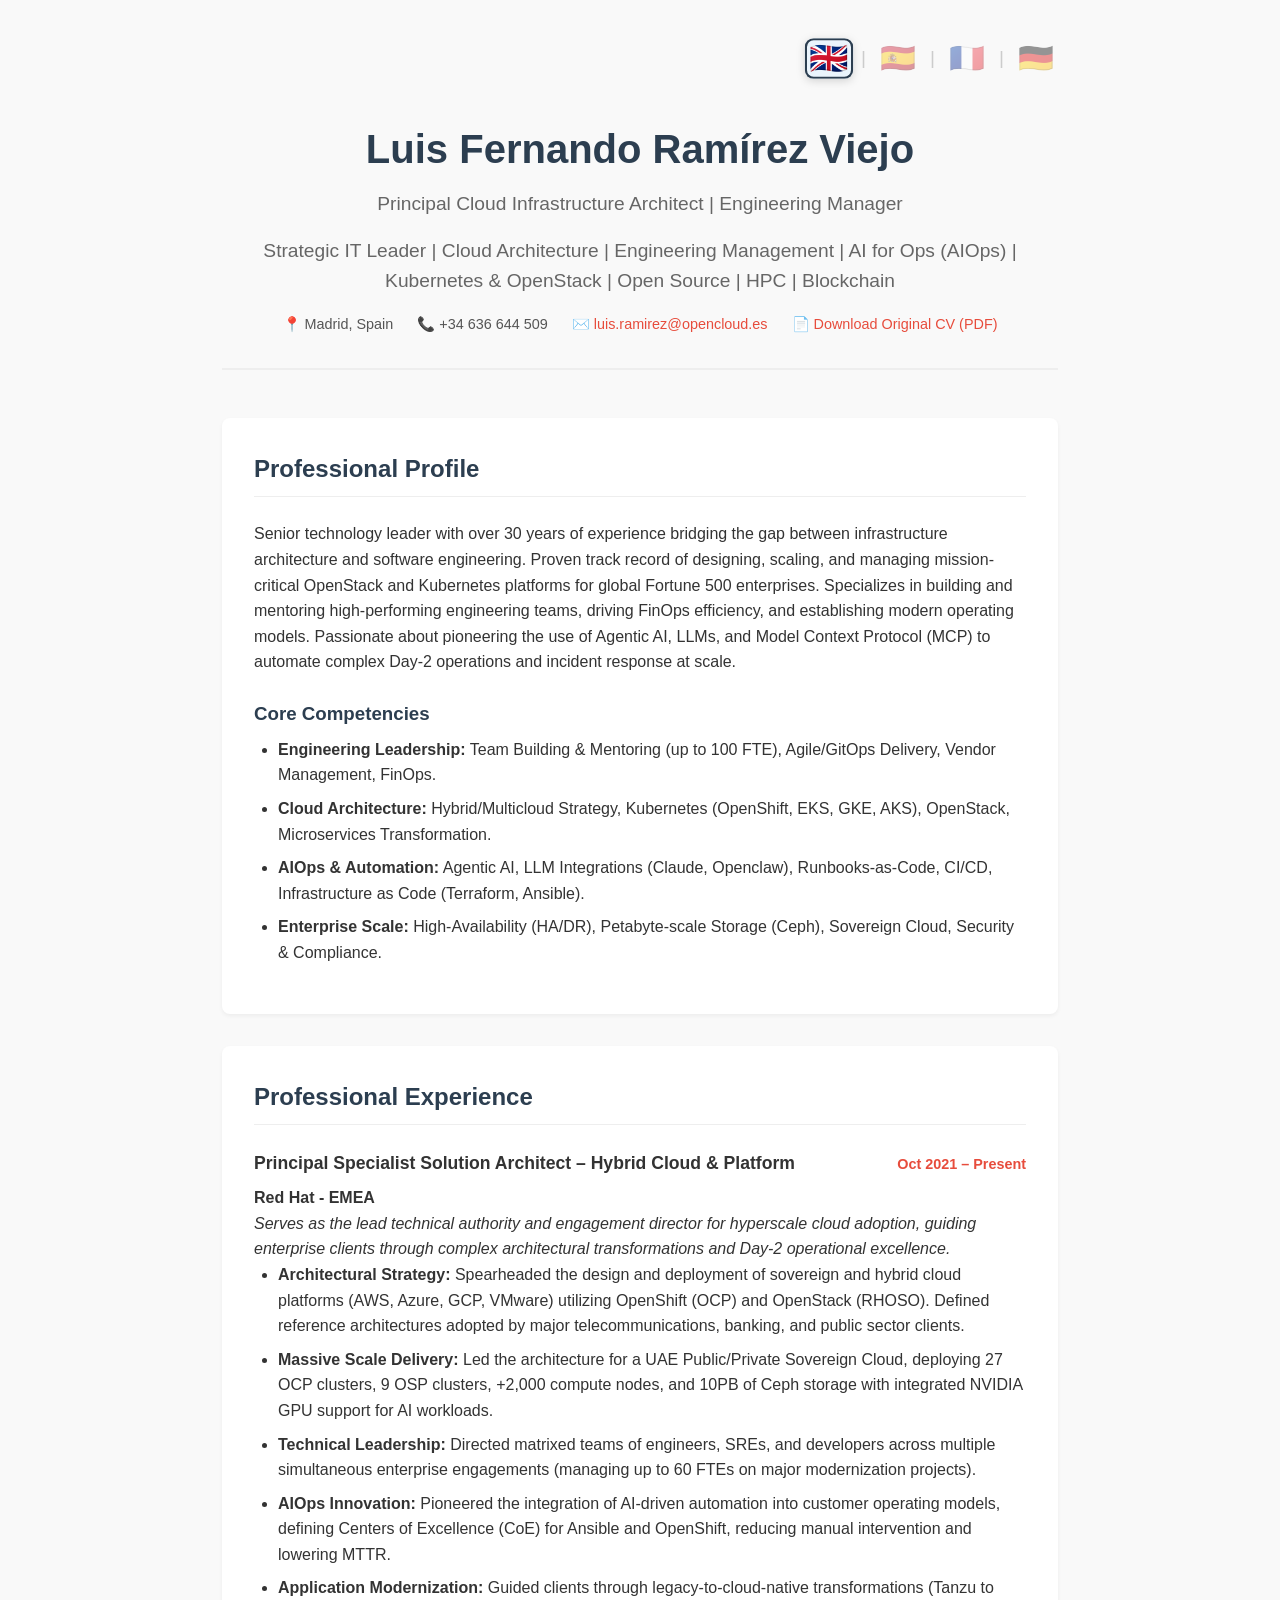
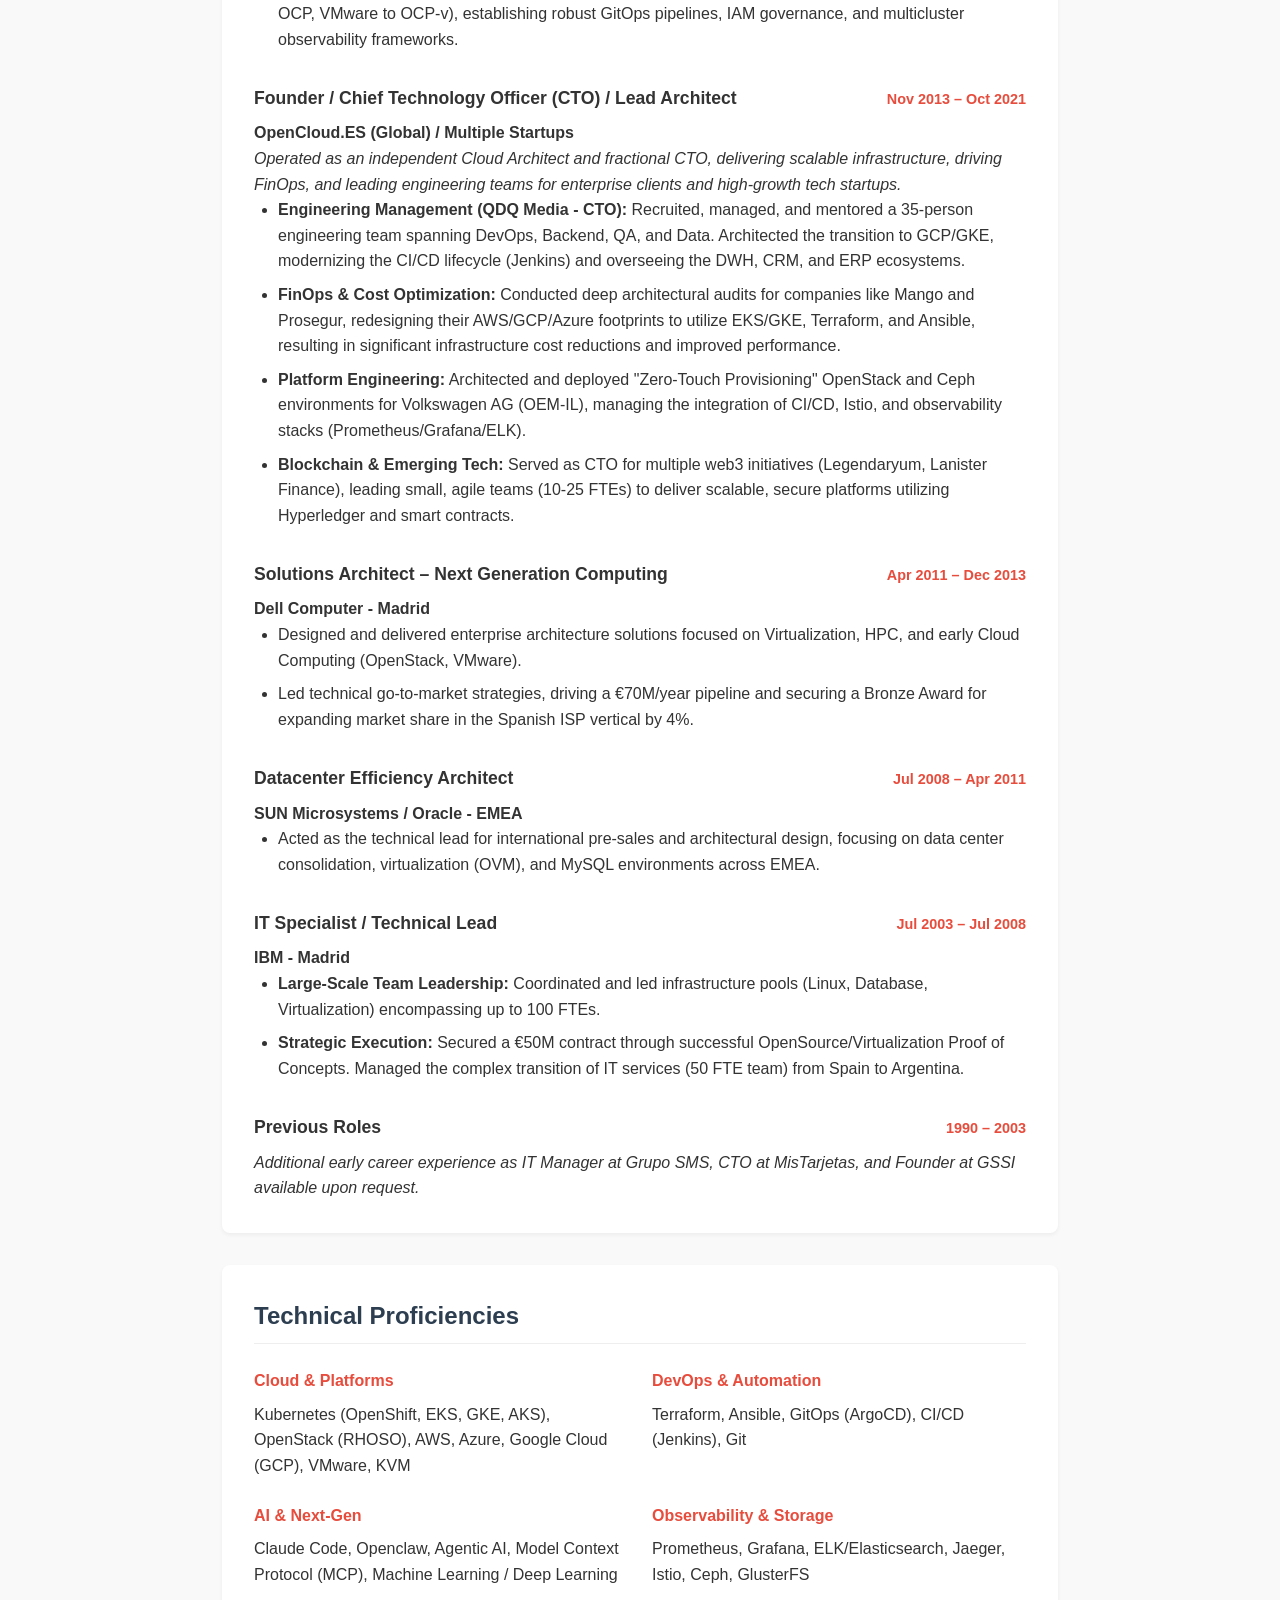
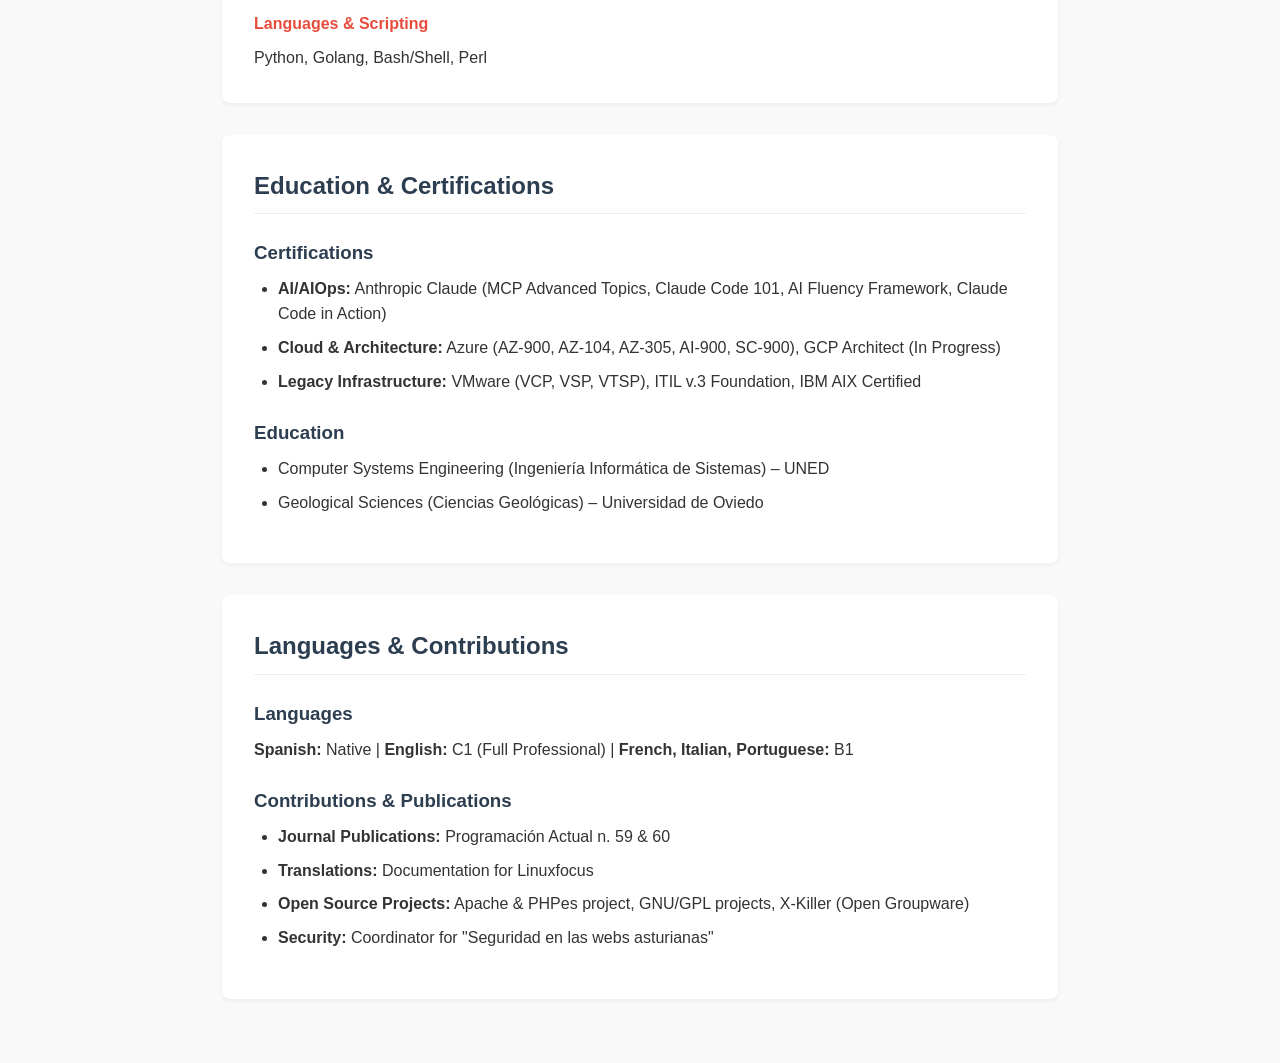
<file: index.html>
<!DOCTYPE html>
<html lang="en">
<head>
    <meta charset="UTF-8">
    <meta name="viewport" content="width=device-width, initial-scale=1.0">
    <title>Luis Fernando Ramírez Viejo - Principal Cloud Infrastructure Architect | Engineering Manager</title>
    <link rel="stylesheet" href="style.css">
</head>
<body>
    <div class="container">
        <header>
            <div class="top-bar">
            <div class="lang-flags">
                <a href="index.html" class="active">🇬🇧</a>
                <span class="flag-separator">|</span>
                <a href="index-es.html" class="">🇪🇸</a>
                <span class="flag-separator">|</span>
                <a href="index-fr.html" class="">🇫🇷</a>
                <span class="flag-separator">|</span>
                <a href="index-de.html" class="">🇩🇪</a>
            </div>
        </div>
            <h1>Luis Fernando Ramírez Viejo</h1>
            <h2>Principal Cloud Infrastructure Architect | Engineering Manager</h2>
            <h2>Strategic IT Leader | Cloud Architecture | Engineering Management | AI for Ops (AIOps) | Kubernetes & OpenStack | Open Source | HPC | Blockchain</h2>
            <div class="contact-info">
                <span>📍 Madrid, Spain</span>
                <span>📞 +34 636 644 509</span>
                <span>✉️ <a href="mailto:luis.ramirez@opencloud.es">luis.ramirez@opencloud.es</a></span>
                <span>📄 <a href="CVE-LRamirez-FY26-0.4-RH.pdf" target="_blank">Download Original CV (PDF)</a></span>
            </div>
        </header>

        <section id="profile">
            <h2>Professional Profile</h2>
            <p>Senior technology leader with over 30 years of experience bridging the gap between infrastructure architecture and software engineering. Proven track record of designing, scaling, and managing mission-critical OpenStack and Kubernetes platforms for global Fortune 500 enterprises. Specializes in building and mentoring high-performing engineering teams, driving FinOps efficiency, and establishing modern operating models. Passionate about pioneering the use of Agentic AI, LLMs, and Model Context Protocol (MCP) to automate complex Day-2 operations and incident response at scale.</p>
            
            <h3>Core Competencies</h3>
            <ul>
                <li><strong>Engineering Leadership:</strong> Team Building & Mentoring (up to 100 FTE), Agile/GitOps Delivery, Vendor Management, FinOps.</li>
                <li><strong>Cloud Architecture:</strong> Hybrid/Multicloud Strategy, Kubernetes (OpenShift, EKS, GKE, AKS), OpenStack, Microservices Transformation.</li>
                <li><strong>AIOps & Automation:</strong> Agentic AI, LLM Integrations (Claude, Openclaw), Runbooks-as-Code, CI/CD, Infrastructure as Code (Terraform, Ansible).</li>
                <li><strong>Enterprise Scale:</strong> High-Availability (HA/DR), Petabyte-scale Storage (Ceph), Sovereign Cloud, Security & Compliance.</li>
            </ul>
        </section>

        <section id="experience">
            <h2>Professional Experience</h2>
            
            <div class="timeline-item">
                <div class="timeline-header">
                    <h4>Principal Specialist Solution Architect – Hybrid Cloud & Platform</h4>
                    <span class="timeline-date">Oct 2021 – Present</span>
                </div>
                <p><strong>Red Hat - EMEA</strong></p>
                <p><em>Serves as the lead technical authority and engagement director for hyperscale cloud adoption, guiding enterprise clients through complex architectural transformations and Day-2 operational excellence.</em></p>
                <ul>
                    <li><strong>Architectural Strategy:</strong> Spearheaded the design and deployment of sovereign and hybrid cloud platforms (AWS, Azure, GCP, VMware) utilizing OpenShift (OCP) and OpenStack (RHOSO). Defined reference architectures adopted by major telecommunications, banking, and public sector clients.</li>
                    <li><strong>Massive Scale Delivery:</strong> Led the architecture for a UAE Public/Private Sovereign Cloud, deploying 27 OCP clusters, 9 OSP clusters, +2,000 compute nodes, and 10PB of Ceph storage with integrated NVIDIA GPU support for AI workloads.</li>
                    <li><strong>Technical Leadership:</strong> Directed matrixed teams of engineers, SREs, and developers across multiple simultaneous enterprise engagements (managing up to 60 FTEs on major modernization projects).</li>
                    <li><strong>AIOps Innovation:</strong> Pioneered the integration of AI-driven automation into customer operating models, defining Centers of Excellence (CoE) for Ansible and OpenShift, reducing manual intervention and lowering MTTR.</li>
                    <li><strong>Application Modernization:</strong> Guided clients through legacy-to-cloud-native transformations (Tanzu to OCP, VMware to OCP-v), establishing robust GitOps pipelines, IAM governance, and multicluster observability frameworks.</li>
                </ul>
            </div>

            <div class="timeline-item">
                <div class="timeline-header">
                    <h4>Founder / Chief Technology Officer (CTO) / Lead Architect</h4>
                    <span class="timeline-date">Nov 2013 – Oct 2021</span>
                </div>
                <p><strong>OpenCloud.ES (Global) / Multiple Startups</strong></p>
                <p><em>Operated as an independent Cloud Architect and fractional CTO, delivering scalable infrastructure, driving FinOps, and leading engineering teams for enterprise clients and high-growth tech startups.</em></p>
                <ul>
                    <li><strong>Engineering Management (QDQ Media - CTO):</strong> Recruited, managed, and mentored a 35-person engineering team spanning DevOps, Backend, QA, and Data. Architected the transition to GCP/GKE, modernizing the CI/CD lifecycle (Jenkins) and overseeing the DWH, CRM, and ERP ecosystems.</li>
                    <li><strong>FinOps & Cost Optimization:</strong> Conducted deep architectural audits for companies like Mango and Prosegur, redesigning their AWS/GCP/Azure footprints to utilize EKS/GKE, Terraform, and Ansible, resulting in significant infrastructure cost reductions and improved performance.</li>
                    <li><strong>Platform Engineering:</strong> Architected and deployed "Zero-Touch Provisioning" OpenStack and Ceph environments for Volkswagen AG (OEM-IL), managing the integration of CI/CD, Istio, and observability stacks (Prometheus/Grafana/ELK).</li>
                    <li><strong>Blockchain & Emerging Tech:</strong> Served as CTO for multiple web3 initiatives (Legendaryum, Lanister Finance), leading small, agile teams (10-25 FTEs) to deliver scalable, secure platforms utilizing Hyperledger and smart contracts.</li>
                </ul>
            </div>

            <div class="timeline-item">
                <div class="timeline-header">
                    <h4>Solutions Architect – Next Generation Computing</h4>
                    <span class="timeline-date">Apr 2011 – Dec 2013</span>
                </div>
                <p><strong>Dell Computer - Madrid</strong></p>
                <ul>
                    <li>Designed and delivered enterprise architecture solutions focused on Virtualization, HPC, and early Cloud Computing (OpenStack, VMware).</li>
                    <li>Led technical go-to-market strategies, driving a €70M/year pipeline and securing a Bronze Award for expanding market share in the Spanish ISP vertical by 4%.</li>
                </ul>
            </div>

            <div class="timeline-item">
                <div class="timeline-header">
                    <h4>Datacenter Efficiency Architect</h4>
                    <span class="timeline-date">Jul 2008 – Apr 2011</span>
                </div>
                <p><strong>SUN Microsystems / Oracle - EMEA</strong></p>
                <ul>
                    <li>Acted as the technical lead for international pre-sales and architectural design, focusing on data center consolidation, virtualization (OVM), and MySQL environments across EMEA.</li>
                </ul>
            </div>

            <div class="timeline-item">
                <div class="timeline-header">
                    <h4>IT Specialist / Technical Lead</h4>
                    <span class="timeline-date">Jul 2003 – Jul 2008</span>
                </div>
                <p><strong>IBM - Madrid</strong></p>
                <ul>
                    <li><strong>Large-Scale Team Leadership:</strong> Coordinated and led infrastructure pools (Linux, Database, Virtualization) encompassing up to 100 FTEs.</li>
                    <li><strong>Strategic Execution:</strong> Secured a €50M contract through successful OpenSource/Virtualization Proof of Concepts. Managed the complex transition of IT services (50 FTE team) from Spain to Argentina.</li>
                </ul>
            </div>
            
            <div class="timeline-item">
                <div class="timeline-header">
                    <h4>Previous Roles</h4>
                    <span class="timeline-date">1990 – 2003</span>
                </div>
                <p><em>Additional early career experience as IT Manager at Grupo SMS, CTO at MisTarjetas, and Founder at GSSI available upon request.</em></p>
            </div>
        </section>

        <section id="technologies">
            <h2>Technical Proficiencies</h2>
            <div class="skills-grid">
                <div class="skill-category">
                    <h4>Cloud & Platforms</h4>
                    <p>Kubernetes (OpenShift, EKS, GKE, AKS), OpenStack (RHOSO), AWS, Azure, Google Cloud (GCP), VMware, KVM</p>
                </div>
                <div class="skill-category">
                    <h4>DevOps & Automation</h4>
                    <p>Terraform, Ansible, GitOps (ArgoCD), CI/CD (Jenkins), Git</p>
                </div>
                <div class="skill-category">
                    <h4>AI & Next-Gen</h4>
                    <p>Claude Code, Openclaw, Agentic AI, Model Context Protocol (MCP), Machine Learning / Deep Learning</p>
                </div>
                <div class="skill-category">
                    <h4>Observability & Storage</h4>
                    <p>Prometheus, Grafana, ELK/Elasticsearch, Jaeger, Istio, Ceph, GlusterFS</p>
                </div>
                <div class="skill-category">
                    <h4>Languages & Scripting</h4>
                    <p>Python, Golang, Bash/Shell, Perl</p>
                </div>
            </div>
        </section>

        <section id="education">
            <h2>Education & Certifications</h2>
            <h3>Certifications</h3>
            <ul>
                <li><strong>AI/AIOps:</strong> Anthropic Claude (MCP Advanced Topics, Claude Code 101, AI Fluency Framework, Claude Code in Action)</li>
                <li><strong>Cloud & Architecture:</strong> Azure (AZ-900, AZ-104, AZ-305, AI-900, SC-900), GCP Architect (In Progress)</li>
                <li><strong>Legacy Infrastructure:</strong> VMware (VCP, VSP, VTSP), ITIL v.3 Foundation, IBM AIX Certified</li>
            </ul>
            
            <h3>Education</h3>
            <ul>
                <li>Computer Systems Engineering (Ingeniería Informática de Sistemas) – UNED</li>
                <li>Geological Sciences (Ciencias Geológicas) – Universidad de Oviedo</li>
            </ul>
        </section>
        
        <section id="other">
            <h2>Languages & Contributions</h2>
            <h3>Languages</h3>
            <p><strong>Spanish:</strong> Native | <strong>English:</strong> C1 (Full Professional) | <strong>French, Italian, Portuguese:</strong> B1</p>
            
            <h3>Contributions & Publications</h3>
            <ul>
                <li><strong>Journal Publications:</strong> Programación Actual n. 59 & 60</li>
                <li><strong>Translations:</strong> Documentation for Linuxfocus</li>
                <li><strong>Open Source Projects:</strong> Apache & PHPes project, GNU/GPL projects, X-Killer (Open Groupware)</li>
                <li><strong>Security:</strong> Coordinator for "Seguridad en las webs asturianas"</li>
            </ul>
        </section>
    </div>
</body>
</html>
</file>
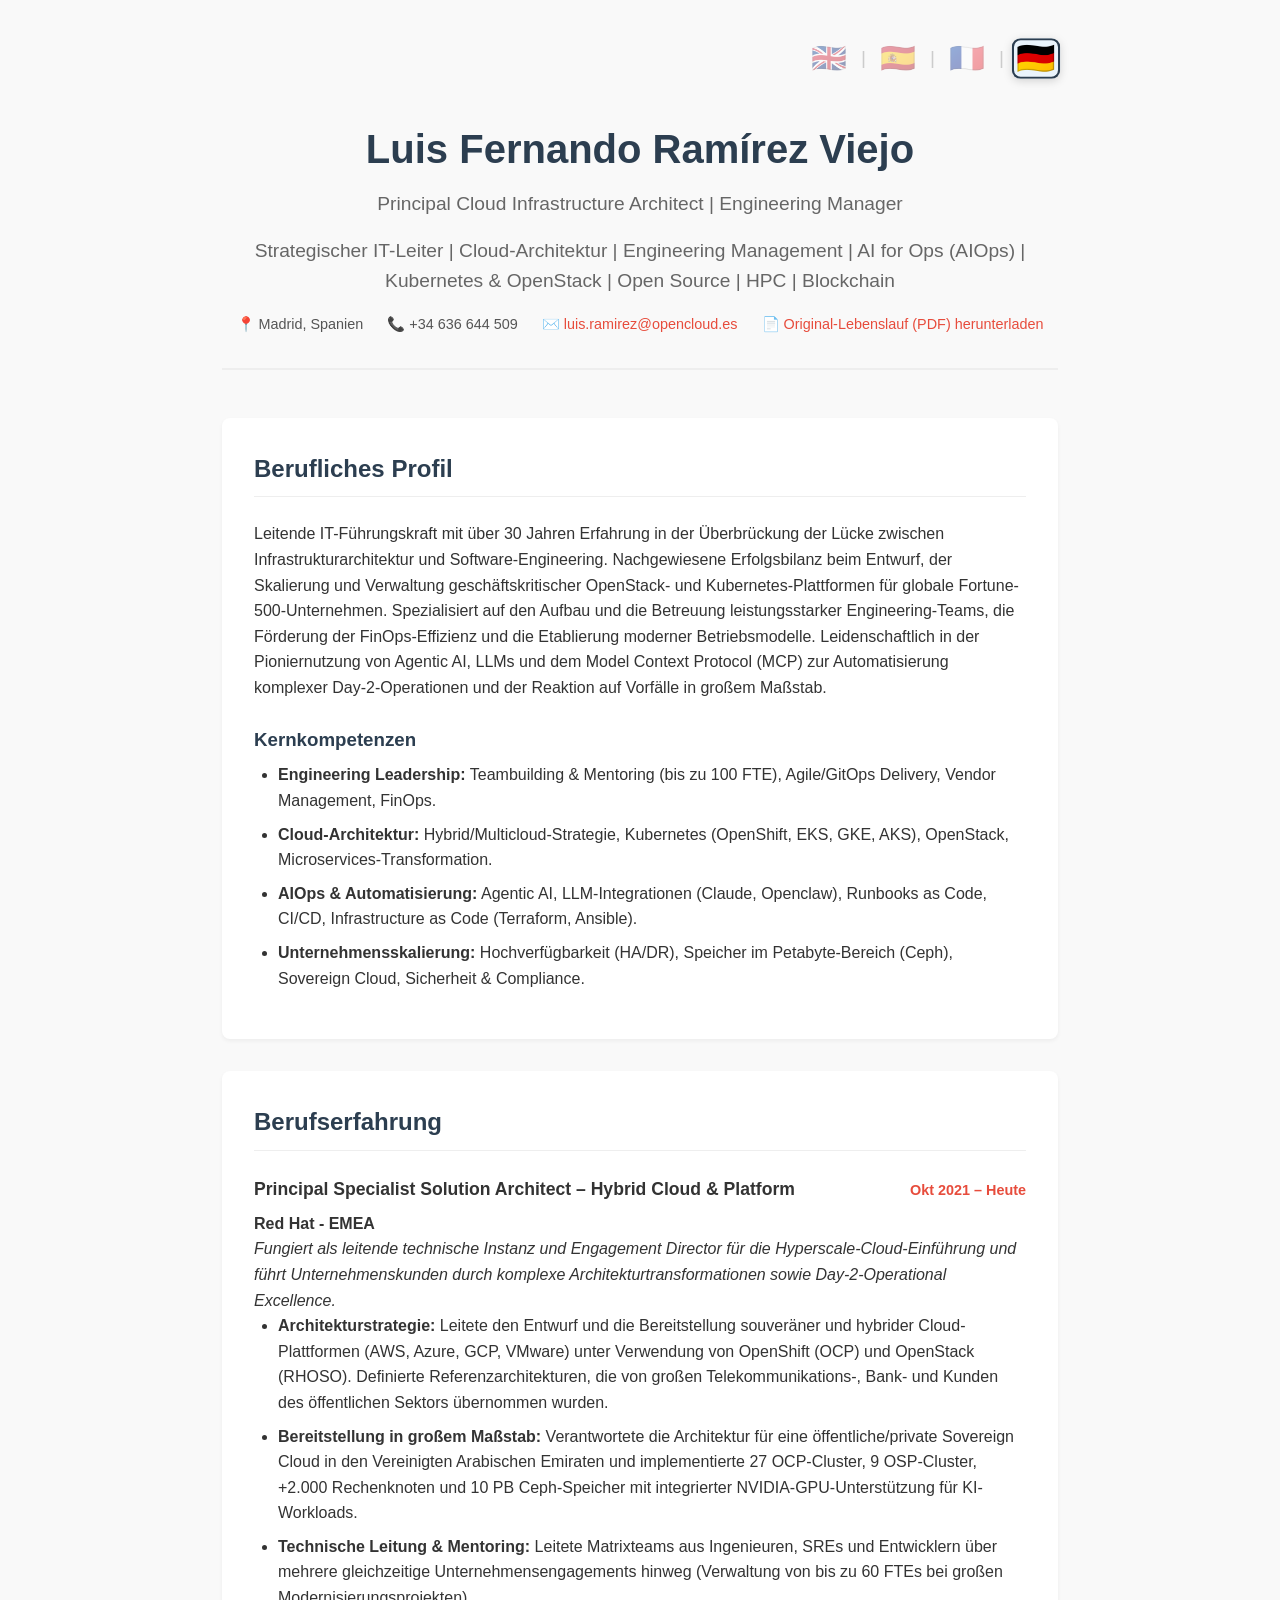
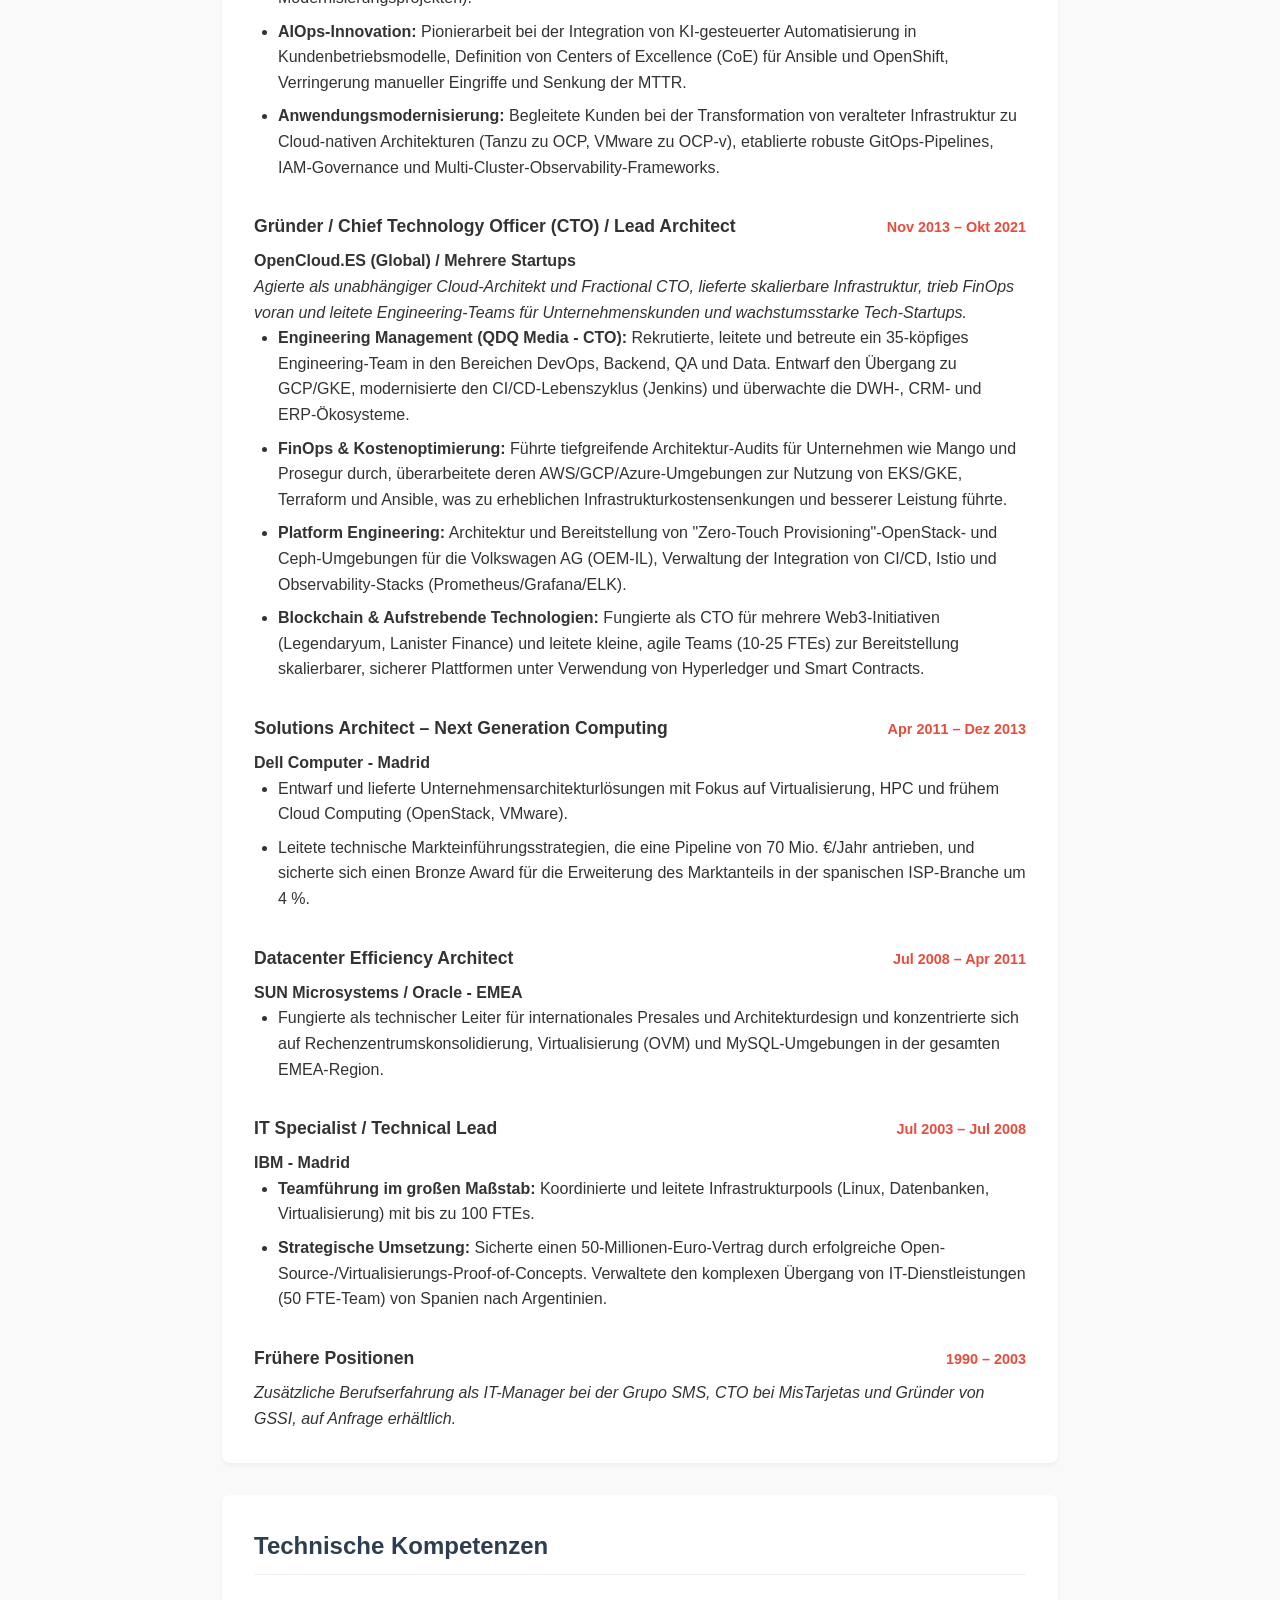
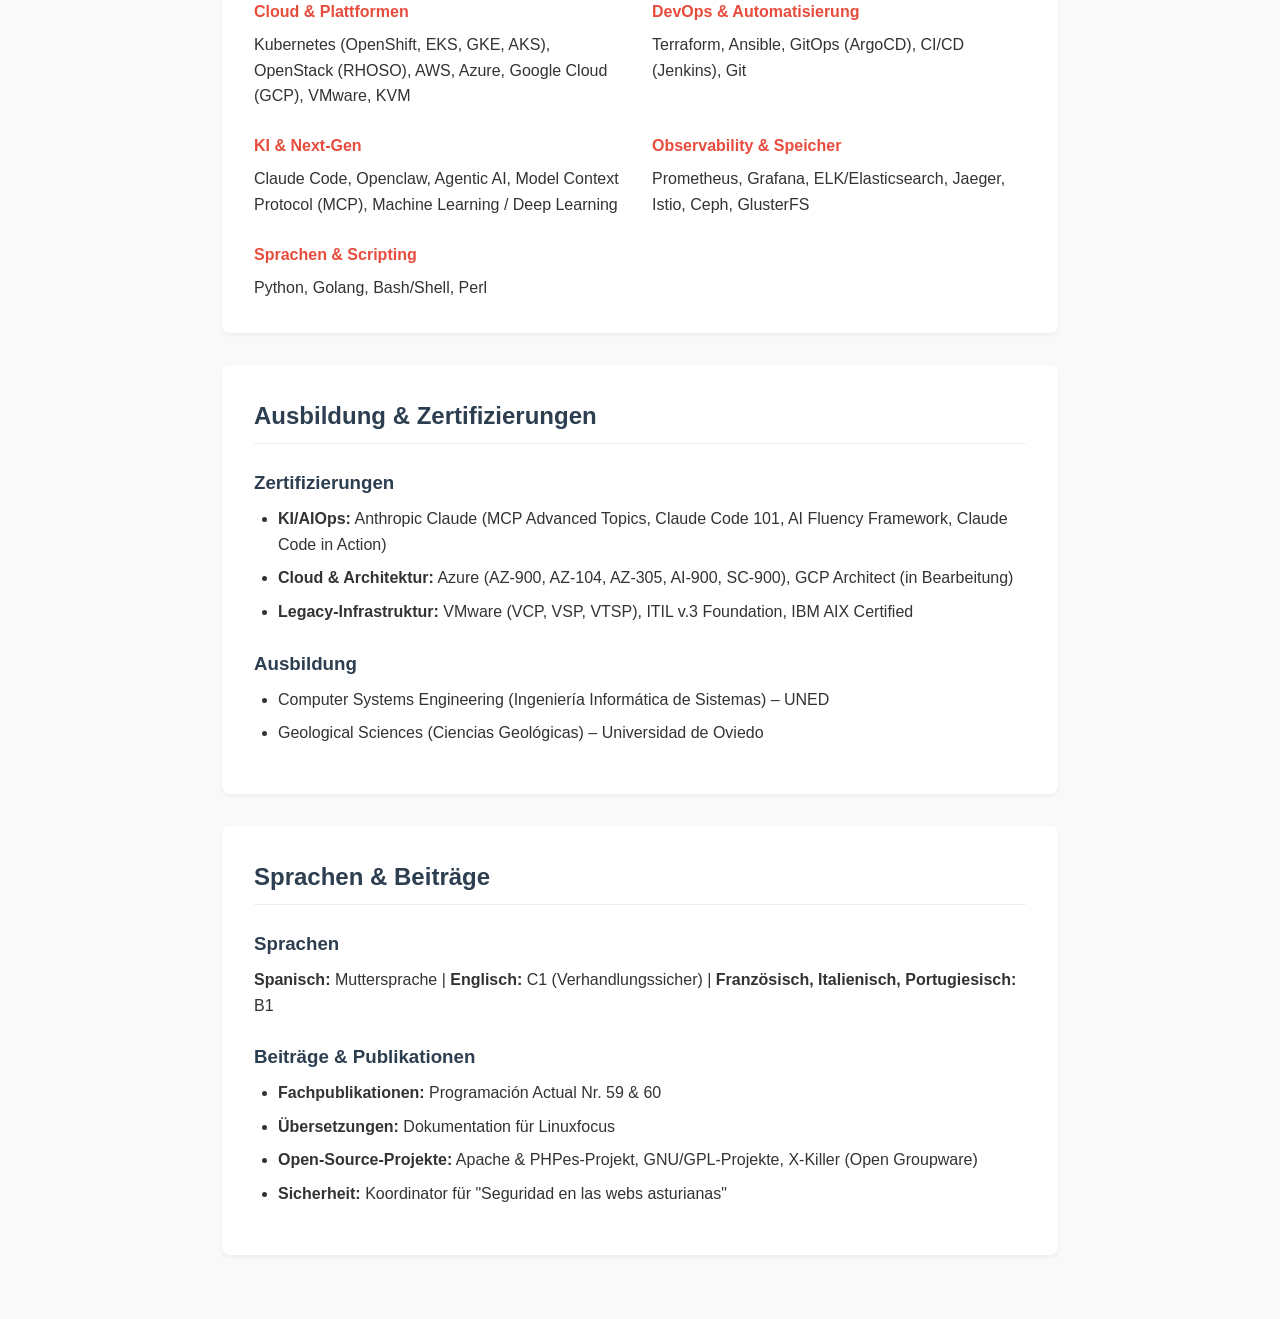
<file: index-de.html>
<!DOCTYPE html>
<html lang="de">
<head>
    <meta charset="UTF-8">
    <meta name="viewport" content="width=device-width, initial-scale=1.0">
    <title>Luis Fernando Ramírez Viejo - Principal Cloud Infrastructure Architect | Engineering Manager</title>
    <link rel="stylesheet" href="style.css">
</head>
<body>
    <div class="container">
        <header>
            <div class="top-bar">
            <div class="lang-flags">
                <a href="index.html" class="">🇬🇧</a>
                <span class="flag-separator">|</span>
                <a href="index-es.html" class="">🇪🇸</a>
                <span class="flag-separator">|</span>
                <a href="index-fr.html" class="">🇫🇷</a>
                <span class="flag-separator">|</span>
                <a href="index-de.html" class="active">🇩🇪</a>
            </div>
        </div>
            <h1>Luis Fernando Ramírez Viejo</h1>
            <h2>Principal Cloud Infrastructure Architect | Engineering Manager</h2>
            <h2>Strategischer IT-Leiter | Cloud-Architektur | Engineering Management | AI for Ops (AIOps) | Kubernetes & OpenStack | Open Source | HPC | Blockchain</h2>
            <div class="contact-info">
                <span>📍 Madrid, Spanien</span>
                <span>📞 +34 636 644 509</span>
                <span>✉️ <a href="mailto:luis.ramirez@opencloud.es">luis.ramirez@opencloud.es</a></span>
                <span>📄 <a href="CVE-LRamirez-FY26-0.4-RH.pdf" target="_blank">Original-Lebenslauf (PDF) herunterladen</a></span>
            </div>
        </header>

        <section id="profile">
            <h2>Berufliches Profil</h2>
            <p>Leitende IT-Führungskraft mit über 30 Jahren Erfahrung in der Überbrückung der Lücke zwischen Infrastrukturarchitektur und Software-Engineering. Nachgewiesene Erfolgsbilanz beim Entwurf, der Skalierung und Verwaltung geschäftskritischer OpenStack- und Kubernetes-Plattformen für globale Fortune-500-Unternehmen. Spezialisiert auf den Aufbau und die Betreuung leistungsstarker Engineering-Teams, die Förderung der FinOps-Effizienz und die Etablierung moderner Betriebsmodelle. Leidenschaftlich in der Pioniernutzung von Agentic AI, LLMs und dem Model Context Protocol (MCP) zur Automatisierung komplexer Day-2-Operationen und der Reaktion auf Vorfälle in großem Maßstab.</p>
            
            <h3>Kernkompetenzen</h3>
            <ul>
                <li><strong>Engineering Leadership:</strong> Teambuilding & Mentoring (bis zu 100 FTE), Agile/GitOps Delivery, Vendor Management, FinOps.</li>
                <li><strong>Cloud-Architektur:</strong> Hybrid/Multicloud-Strategie, Kubernetes (OpenShift, EKS, GKE, AKS), OpenStack, Microservices-Transformation.</li>
                <li><strong>AIOps & Automatisierung:</strong> Agentic AI, LLM-Integrationen (Claude, Openclaw), Runbooks as Code, CI/CD, Infrastructure as Code (Terraform, Ansible).</li>
                <li><strong>Unternehmensskalierung:</strong> Hochverfügbarkeit (HA/DR), Speicher im Petabyte-Bereich (Ceph), Sovereign Cloud, Sicherheit & Compliance.</li>
            </ul>
        </section>

        <section id="experience">
            <h2>Berufserfahrung</h2>
            
            <div class="timeline-item">
                <div class="timeline-header">
                    <h4>Principal Specialist Solution Architect – Hybrid Cloud & Platform</h4>
                    <span class="timeline-date">Okt 2021 – Heute</span>
                </div>
                <p><strong>Red Hat - EMEA</strong></p>
                <p><em>Fungiert als leitende technische Instanz und Engagement Director für die Hyperscale-Cloud-Einführung und führt Unternehmenskunden durch komplexe Architekturtransformationen sowie Day-2-Operational Excellence.</em></p>
                <ul>
                    <li><strong>Architekturstrategie:</strong> Leitete den Entwurf und die Bereitstellung souveräner und hybrider Cloud-Plattformen (AWS, Azure, GCP, VMware) unter Verwendung von OpenShift (OCP) und OpenStack (RHOSO). Definierte Referenzarchitekturen, die von großen Telekommunikations-, Bank- und Kunden des öffentlichen Sektors übernommen wurden.</li>
                    <li><strong>Bereitstellung in großem Maßstab:</strong> Verantwortete die Architektur für eine öffentliche/private Sovereign Cloud in den Vereinigten Arabischen Emiraten und implementierte 27 OCP-Cluster, 9 OSP-Cluster, +2.000 Rechenknoten und 10 PB Ceph-Speicher mit integrierter NVIDIA-GPU-Unterstützung für KI-Workloads.</li>
                    <li><strong>Technische Leitung & Mentoring:</strong> Leitete Matrixteams aus Ingenieuren, SREs und Entwicklern über mehrere gleichzeitige Unternehmensengagements hinweg (Verwaltung von bis zu 60 FTEs bei großen Modernisierungsprojekten).</li>
                    <li><strong>AIOps-Innovation:</strong> Pionierarbeit bei der Integration von KI-gesteuerter Automatisierung in Kundenbetriebsmodelle, Definition von Centers of Excellence (CoE) für Ansible und OpenShift, Verringerung manueller Eingriffe und Senkung der MTTR.</li>
                    <li><strong>Anwendungsmodernisierung:</strong> Begleitete Kunden bei der Transformation von veralteter Infrastruktur zu Cloud-nativen Architekturen (Tanzu zu OCP, VMware zu OCP-v), etablierte robuste GitOps-Pipelines, IAM-Governance und Multi-Cluster-Observability-Frameworks.</li>
                </ul>
            </div>

            <div class="timeline-item">
                <div class="timeline-header">
                    <h4>Gründer / Chief Technology Officer (CTO) / Lead Architect</h4>
                    <span class="timeline-date">Nov 2013 – Okt 2021</span>
                </div>
                <p><strong>OpenCloud.ES (Global) / Mehrere Startups</strong></p>
                <p><em>Agierte als unabhängiger Cloud-Architekt und Fractional CTO, lieferte skalierbare Infrastruktur, trieb FinOps voran und leitete Engineering-Teams für Unternehmenskunden und wachstumsstarke Tech-Startups.</em></p>
                <ul>
                    <li><strong>Engineering Management (QDQ Media - CTO):</strong> Rekrutierte, leitete und betreute ein 35-köpfiges Engineering-Team in den Bereichen DevOps, Backend, QA und Data. Entwarf den Übergang zu GCP/GKE, modernisierte den CI/CD-Lebenszyklus (Jenkins) und überwachte die DWH-, CRM- und ERP-Ökosysteme.</li>
                    <li><strong>FinOps & Kostenoptimierung:</strong> Führte tiefgreifende Architektur-Audits für Unternehmen wie Mango und Prosegur durch, überarbeitete deren AWS/GCP/Azure-Umgebungen zur Nutzung von EKS/GKE, Terraform und Ansible, was zu erheblichen Infrastrukturkostensenkungen und besserer Leistung führte.</li>
                    <li><strong>Platform Engineering:</strong> Architektur und Bereitstellung von "Zero-Touch Provisioning"-OpenStack- und Ceph-Umgebungen für die Volkswagen AG (OEM-IL), Verwaltung der Integration von CI/CD, Istio und Observability-Stacks (Prometheus/Grafana/ELK).</li>
                    <li><strong>Blockchain & Aufstrebende Technologien:</strong> Fungierte als CTO für mehrere Web3-Initiativen (Legendaryum, Lanister Finance) und leitete kleine, agile Teams (10-25 FTEs) zur Bereitstellung skalierbarer, sicherer Plattformen unter Verwendung von Hyperledger und Smart Contracts.</li>
                </ul>
            </div>

            <div class="timeline-item">
                <div class="timeline-header">
                    <h4>Solutions Architect – Next Generation Computing</h4>
                    <span class="timeline-date">Apr 2011 – Dez 2013</span>
                </div>
                <p><strong>Dell Computer - Madrid</strong></p>
                <ul>
                    <li>Entwarf und lieferte Unternehmensarchitekturlösungen mit Fokus auf Virtualisierung, HPC und frühem Cloud Computing (OpenStack, VMware).</li>
                    <li>Leitete technische Markteinführungsstrategien, die eine Pipeline von 70 Mio. €/Jahr antrieben, und sicherte sich einen Bronze Award für die Erweiterung des Marktanteils in der spanischen ISP-Branche um 4 %.</li>
                </ul>
            </div>

            <div class="timeline-item">
                <div class="timeline-header">
                    <h4>Datacenter Efficiency Architect</h4>
                    <span class="timeline-date">Jul 2008 – Apr 2011</span>
                </div>
                <p><strong>SUN Microsystems / Oracle - EMEA</strong></p>
                <ul>
                    <li>Fungierte als technischer Leiter für internationales Presales und Architekturdesign und konzentrierte sich auf Rechenzentrumskonsolidierung, Virtualisierung (OVM) und MySQL-Umgebungen in der gesamten EMEA-Region.</li>
                </ul>
            </div>

            <div class="timeline-item">
                <div class="timeline-header">
                    <h4>IT Specialist / Technical Lead</h4>
                    <span class="timeline-date">Jul 2003 – Jul 2008</span>
                </div>
                <p><strong>IBM - Madrid</strong></p>
                <ul>
                    <li><strong>Teamführung im großen Maßstab:</strong> Koordinierte und leitete Infrastrukturpools (Linux, Datenbanken, Virtualisierung) mit bis zu 100 FTEs.</li>
                    <li><strong>Strategische Umsetzung:</strong> Sicherte einen 50-Millionen-Euro-Vertrag durch erfolgreiche Open-Source-/Virtualisierungs-Proof-of-Concepts. Verwaltete den komplexen Übergang von IT-Dienstleistungen (50 FTE-Team) von Spanien nach Argentinien.</li>
                </ul>
            </div>
            
            <div class="timeline-item">
                <div class="timeline-header">
                    <h4>Frühere Positionen</h4>
                    <span class="timeline-date">1990 – 2003</span>
                </div>
                <p><em>Zusätzliche Berufserfahrung als IT-Manager bei der Grupo SMS, CTO bei MisTarjetas und Gründer von GSSI, auf Anfrage erhältlich.</em></p>
            </div>
        </section>

        <section id="technologies">
            <h2>Technische Kompetenzen</h2>
            <div class="skills-grid">
                <div class="skill-category">
                    <h4>Cloud & Plattformen</h4>
                    <p>Kubernetes (OpenShift, EKS, GKE, AKS), OpenStack (RHOSO), AWS, Azure, Google Cloud (GCP), VMware, KVM</p>
                </div>
                <div class="skill-category">
                    <h4>DevOps & Automatisierung</h4>
                    <p>Terraform, Ansible, GitOps (ArgoCD), CI/CD (Jenkins), Git</p>
                </div>
                <div class="skill-category">
                    <h4>KI & Next-Gen</h4>
                    <p>Claude Code, Openclaw, Agentic AI, Model Context Protocol (MCP), Machine Learning / Deep Learning</p>
                </div>
                <div class="skill-category">
                    <h4>Observability & Speicher</h4>
                    <p>Prometheus, Grafana, ELK/Elasticsearch, Jaeger, Istio, Ceph, GlusterFS</p>
                </div>
                <div class="skill-category">
                    <h4>Sprachen & Scripting</h4>
                    <p>Python, Golang, Bash/Shell, Perl</p>
                </div>
            </div>
        </section>

        <section id="education">
            <h2>Ausbildung & Zertifizierungen</h2>
            <h3>Zertifizierungen</h3>
            <ul>
                <li><strong>KI/AIOps:</strong> Anthropic Claude (MCP Advanced Topics, Claude Code 101, AI Fluency Framework, Claude Code in Action)</li>
                <li><strong>Cloud & Architektur:</strong> Azure (AZ-900, AZ-104, AZ-305, AI-900, SC-900), GCP Architect (in Bearbeitung)</li>
                <li><strong>Legacy-Infrastruktur:</strong> VMware (VCP, VSP, VTSP), ITIL v.3 Foundation, IBM AIX Certified</li>
            </ul>
            
            <h3>Ausbildung</h3>
            <ul>
                <li>Computer Systems Engineering (Ingeniería Informática de Sistemas) – UNED</li>
                <li>Geological Sciences (Ciencias Geológicas) – Universidad de Oviedo</li>
            </ul>
        </section>
        
        <section id="other">
            <h2>Sprachen & Beiträge</h2>
            <h3>Sprachen</h3>
            <p><strong>Spanisch:</strong> Muttersprache | <strong>Englisch:</strong> C1 (Verhandlungssicher) | <strong>Französisch, Italienisch, Portugiesisch:</strong> B1</p>
            
            <h3>Beiträge & Publikationen</h3>
            <ul>
                <li><strong>Fachpublikationen:</strong> Programación Actual Nr. 59 & 60</li>
                <li><strong>Übersetzungen:</strong> Dokumentation für Linuxfocus</li>
                <li><strong>Open-Source-Projekte:</strong> Apache & PHPes-Projekt, GNU/GPL-Projekte, X-Killer (Open Groupware)</li>
                <li><strong>Sicherheit:</strong> Koordinator für "Seguridad en las webs asturianas"</li>
            </ul>
        </section>
    </div>
</body>
</html>
</file>
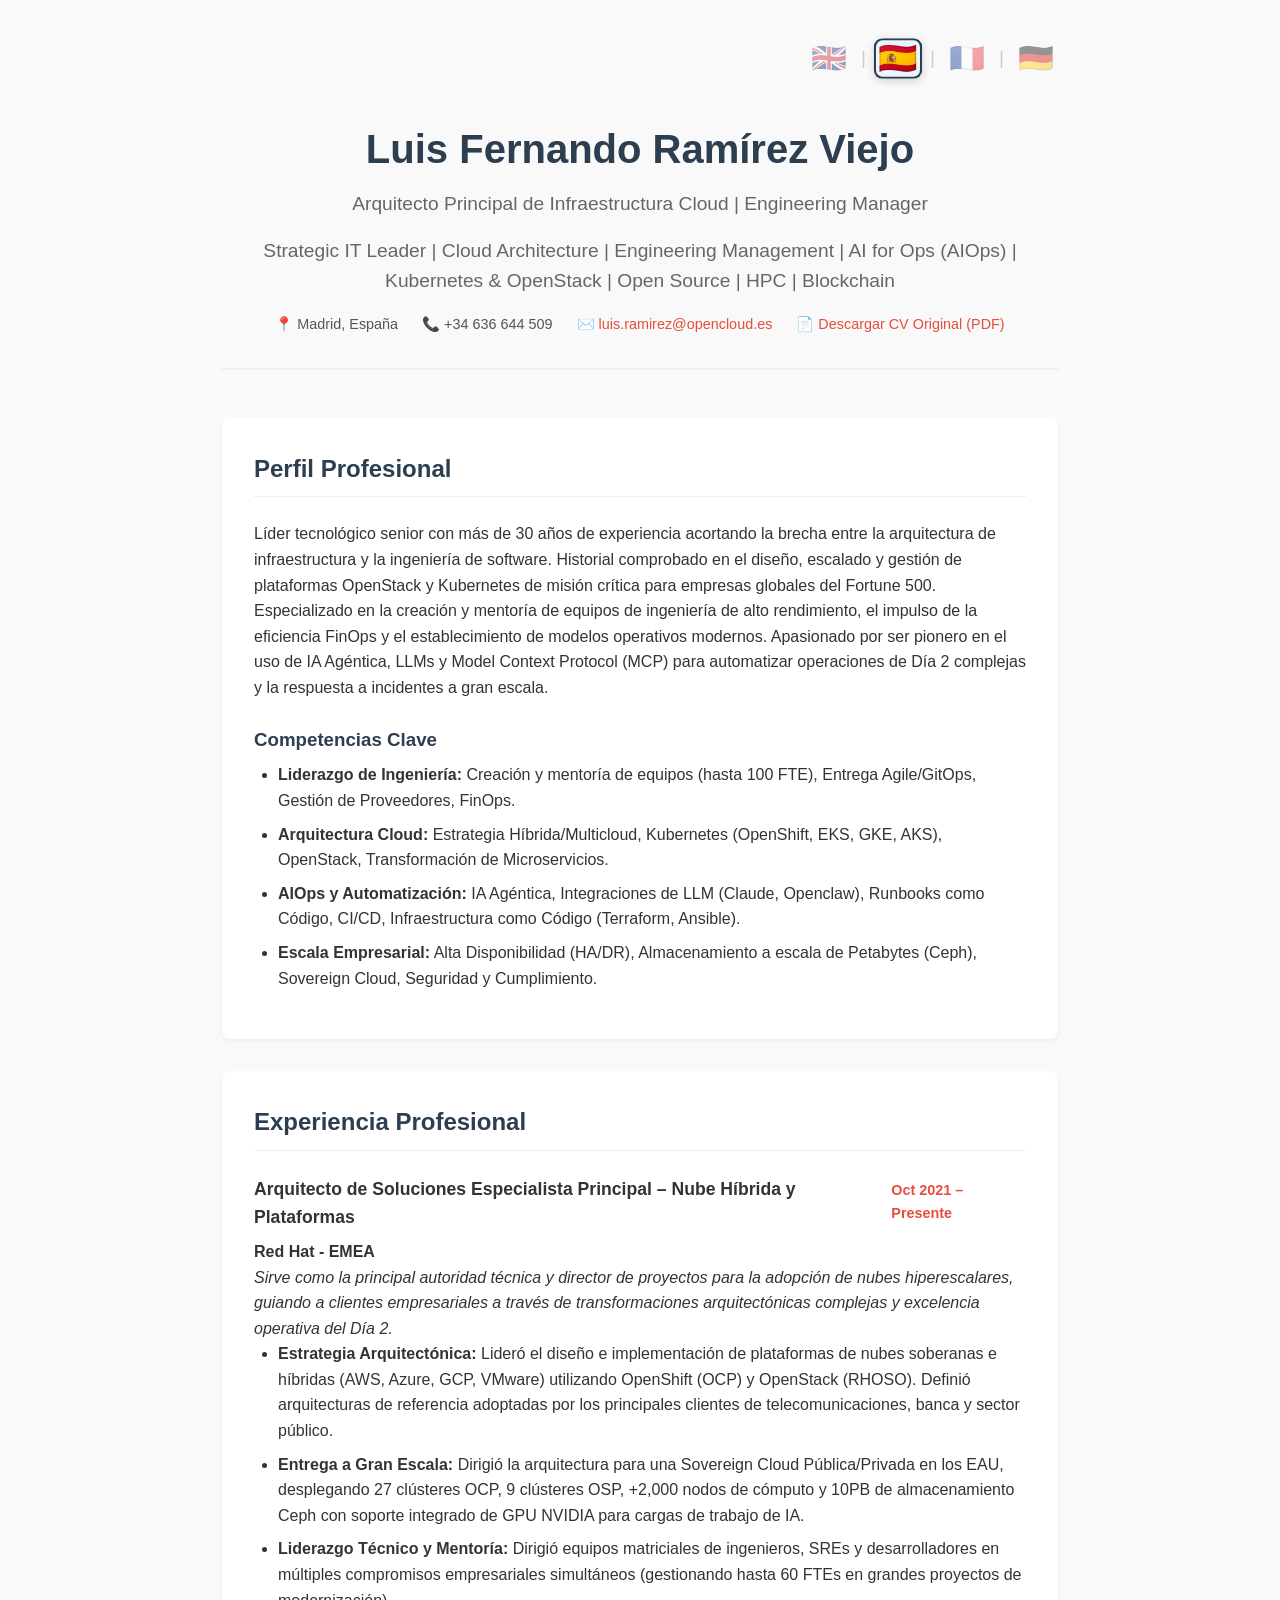
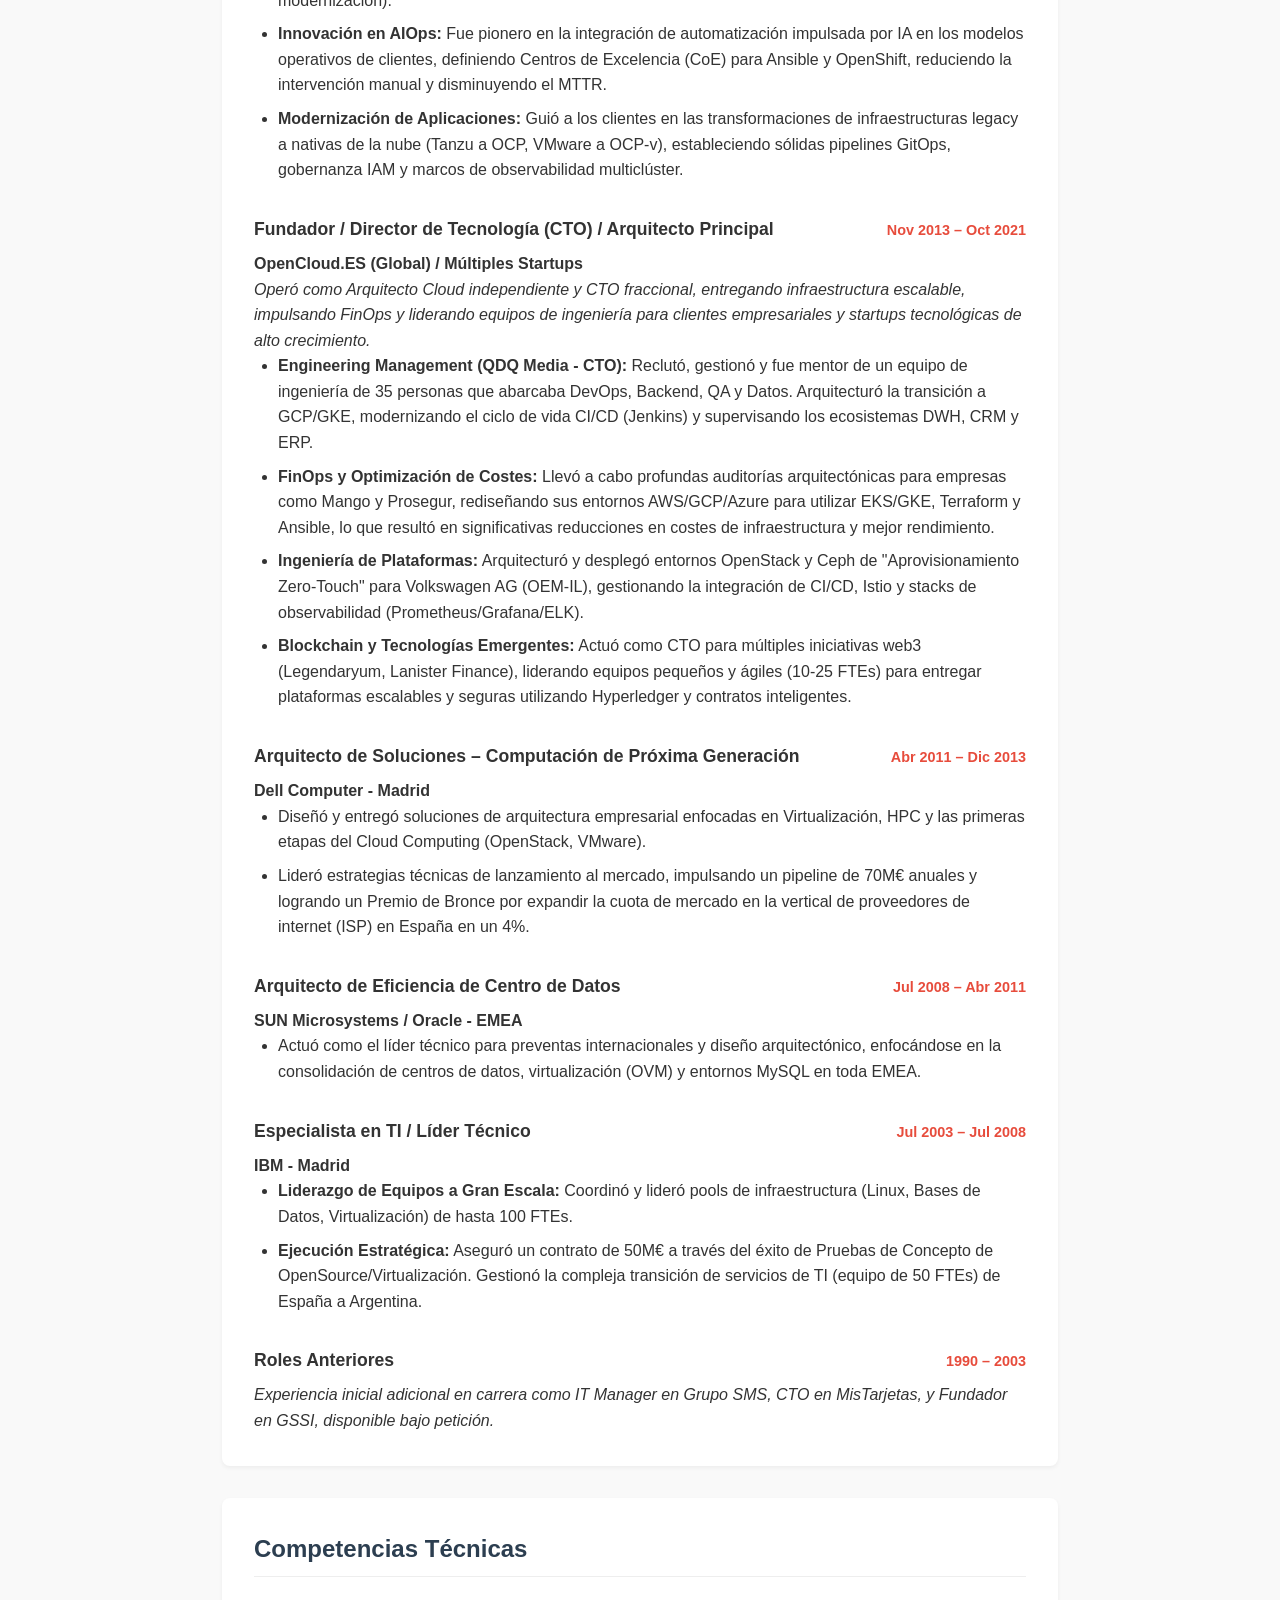
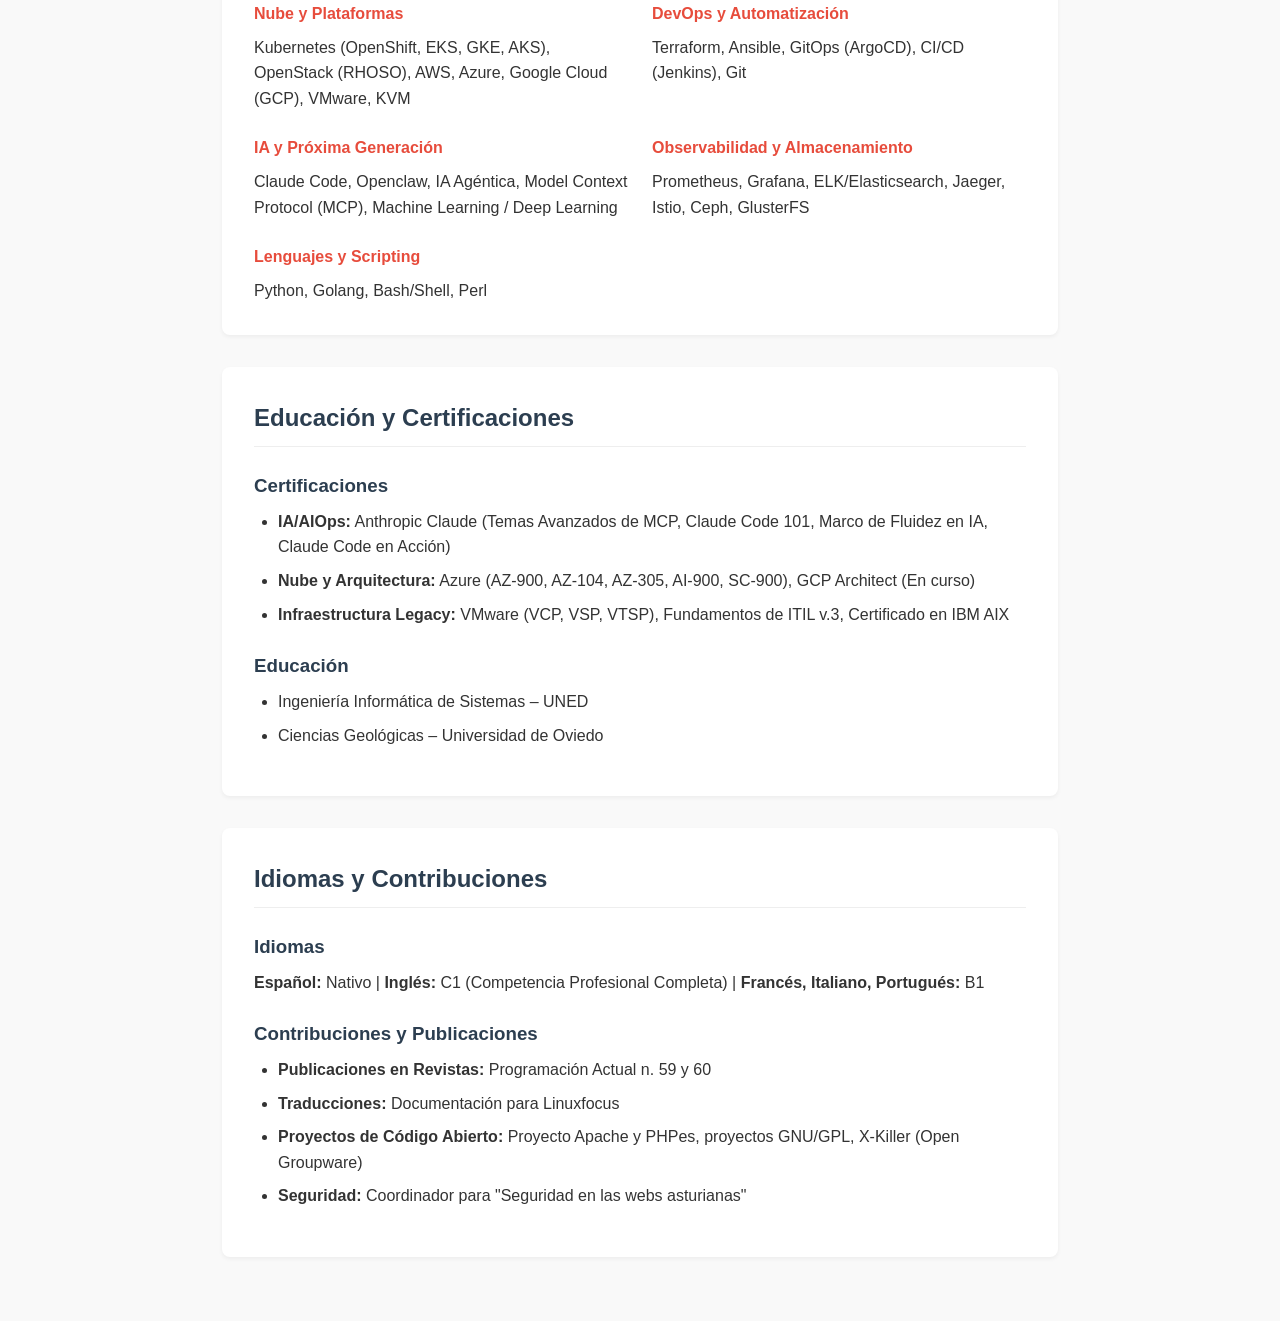
<file: index-es.html>
<!DOCTYPE html>
<html lang="es">
<head>
    <meta charset="UTF-8">
    <meta name="viewport" content="width=device-width, initial-scale=1.0">
    <title>Luis Fernando Ramírez Viejo - Arquitecto Principal de Infraestructura Cloud | Engineering Manager</title>
    <link rel="stylesheet" href="style.css">
</head>
<body>
    <div class="container">
        <header>
            <div class="top-bar">
            <div class="lang-flags">
                <a href="index.html" class="">🇬🇧</a>
                <span class="flag-separator">|</span>
                <a href="index-es.html" class="active">🇪🇸</a>
                <span class="flag-separator">|</span>
                <a href="index-fr.html" class="">🇫🇷</a>
                <span class="flag-separator">|</span>
                <a href="index-de.html" class="">🇩🇪</a>
            </div>
        </div>
            <h1>Luis Fernando Ramírez Viejo</h1>
            <h2>Arquitecto Principal de Infraestructura Cloud | Engineering Manager</h2>
            <h2>Strategic IT Leader | Cloud Architecture | Engineering Management | AI for Ops (AIOps) | Kubernetes & OpenStack | Open Source | HPC | Blockchain</h2>
            <div class="contact-info">
                <span>📍 Madrid, España</span>
                <span>📞 +34 636 644 509</span>
                <span>✉️ <a href="mailto:luis.ramirez@opencloud.es">luis.ramirez@opencloud.es</a></span>
                <span>📄 <a href="CVE-LRamirez-FY26-0.4-RH.pdf" target="_blank">Descargar CV Original (PDF)</a></span>
            </div>
        </header>

        <section id="profile">
            <h2>Perfil Profesional</h2>
            <p>Líder tecnológico senior con más de 30 años de experiencia acortando la brecha entre la arquitectura de infraestructura y la ingeniería de software. Historial comprobado en el diseño, escalado y gestión de plataformas OpenStack y Kubernetes de misión crítica para empresas globales del Fortune 500. Especializado en la creación y mentoría de equipos de ingeniería de alto rendimiento, el impulso de la eficiencia FinOps y el establecimiento de modelos operativos modernos. Apasionado por ser pionero en el uso de IA Agéntica, LLMs y Model Context Protocol (MCP) para automatizar operaciones de Día 2 complejas y la respuesta a incidentes a gran escala.</p>
            
            <h3>Competencias Clave</h3>
            <ul>
                <li><strong>Liderazgo de Ingeniería:</strong> Creación y mentoría de equipos (hasta 100 FTE), Entrega Agile/GitOps, Gestión de Proveedores, FinOps.</li>
                <li><strong>Arquitectura Cloud:</strong> Estrategia Híbrida/Multicloud, Kubernetes (OpenShift, EKS, GKE, AKS), OpenStack, Transformación de Microservicios.</li>
                <li><strong>AIOps y Automatización:</strong> IA Agéntica, Integraciones de LLM (Claude, Openclaw), Runbooks como Código, CI/CD, Infraestructura como Código (Terraform, Ansible).</li>
                <li><strong>Escala Empresarial:</strong> Alta Disponibilidad (HA/DR), Almacenamiento a escala de Petabytes (Ceph), Sovereign Cloud, Seguridad y Cumplimiento.</li>
            </ul>
        </section>

        <section id="experience">
            <h2>Experiencia Profesional</h2>
            
            <div class="timeline-item">
                <div class="timeline-header">
                    <h4>Arquitecto de Soluciones Especialista Principal – Nube Híbrida y Plataformas</h4>
                    <span class="timeline-date">Oct 2021 – Presente</span>
                </div>
                <p><strong>Red Hat - EMEA</strong></p>
                <p><em>Sirve como la principal autoridad técnica y director de proyectos para la adopción de nubes hiperescalares, guiando a clientes empresariales a través de transformaciones arquitectónicas complejas y excelencia operativa del Día 2.</em></p>
                <ul>
                    <li><strong>Estrategia Arquitectónica:</strong> Lideró el diseño e implementación de plataformas de nubes soberanas e híbridas (AWS, Azure, GCP, VMware) utilizando OpenShift (OCP) y OpenStack (RHOSO). Definió arquitecturas de referencia adoptadas por los principales clientes de telecomunicaciones, banca y sector público.</li>
                    <li><strong>Entrega a Gran Escala:</strong> Dirigió la arquitectura para una Sovereign Cloud Pública/Privada en los EAU, desplegando 27 clústeres OCP, 9 clústeres OSP, +2,000 nodos de cómputo y 10PB de almacenamiento Ceph con soporte integrado de GPU NVIDIA para cargas de trabajo de IA.</li>
                    <li><strong>Liderazgo Técnico y Mentoría:</strong> Dirigió equipos matriciales de ingenieros, SREs y desarrolladores en múltiples compromisos empresariales simultáneos (gestionando hasta 60 FTEs en grandes proyectos de modernización).</li>
                    <li><strong>Innovación en AIOps:</strong> Fue pionero en la integración de automatización impulsada por IA en los modelos operativos de clientes, definiendo Centros de Excelencia (CoE) para Ansible y OpenShift, reduciendo la intervención manual y disminuyendo el MTTR.</li>
                    <li><strong>Modernización de Aplicaciones:</strong> Guió a los clientes en las transformaciones de infraestructuras legacy a nativas de la nube (Tanzu a OCP, VMware a OCP-v), estableciendo sólidas pipelines GitOps, gobernanza IAM y marcos de observabilidad multiclúster.</li>
                </ul>
            </div>

            <div class="timeline-item">
                <div class="timeline-header">
                    <h4>Fundador / Director de Tecnología (CTO) / Arquitecto Principal</h4>
                    <span class="timeline-date">Nov 2013 – Oct 2021</span>
                </div>
                <p><strong>OpenCloud.ES (Global) / Múltiples Startups</strong></p>
                <p><em>Operó como Arquitecto Cloud independiente y CTO fraccional, entregando infraestructura escalable, impulsando FinOps y liderando equipos de ingeniería para clientes empresariales y startups tecnológicas de alto crecimiento.</em></p>
                <ul>
                    <li><strong>Engineering Management (QDQ Media - CTO):</strong> Reclutó, gestionó y fue mentor de un equipo de ingeniería de 35 personas que abarcaba DevOps, Backend, QA y Datos. Arquitecturó la transición a GCP/GKE, modernizando el ciclo de vida CI/CD (Jenkins) y supervisando los ecosistemas DWH, CRM y ERP.</li>
                    <li><strong>FinOps y Optimización de Costes:</strong> Llevó a cabo profundas auditorías arquitectónicas para empresas como Mango y Prosegur, rediseñando sus entornos AWS/GCP/Azure para utilizar EKS/GKE, Terraform y Ansible, lo que resultó en significativas reducciones en costes de infraestructura y mejor rendimiento.</li>
                    <li><strong>Ingeniería de Plataformas:</strong> Arquitecturó y desplegó entornos OpenStack y Ceph de "Aprovisionamiento Zero-Touch" para Volkswagen AG (OEM-IL), gestionando la integración de CI/CD, Istio y stacks de observabilidad (Prometheus/Grafana/ELK).</li>
                    <li><strong>Blockchain y Tecnologías Emergentes:</strong> Actuó como CTO para múltiples iniciativas web3 (Legendaryum, Lanister Finance), liderando equipos pequeños y ágiles (10-25 FTEs) para entregar plataformas escalables y seguras utilizando Hyperledger y contratos inteligentes.</li>
                </ul>
            </div>

            <div class="timeline-item">
                <div class="timeline-header">
                    <h4>Arquitecto de Soluciones – Computación de Próxima Generación</h4>
                    <span class="timeline-date">Abr 2011 – Dic 2013</span>
                </div>
                <p><strong>Dell Computer - Madrid</strong></p>
                <ul>
                    <li>Diseñó y entregó soluciones de arquitectura empresarial enfocadas en Virtualización, HPC y las primeras etapas del Cloud Computing (OpenStack, VMware).</li>
                    <li>Lideró estrategias técnicas de lanzamiento al mercado, impulsando un pipeline de 70M€ anuales y logrando un Premio de Bronce por expandir la cuota de mercado en la vertical de proveedores de internet (ISP) en España en un 4%.</li>
                </ul>
            </div>

            <div class="timeline-item">
                <div class="timeline-header">
                    <h4>Arquitecto de Eficiencia de Centro de Datos</h4>
                    <span class="timeline-date">Jul 2008 – Abr 2011</span>
                </div>
                <p><strong>SUN Microsystems / Oracle - EMEA</strong></p>
                <ul>
                    <li>Actuó como el líder técnico para preventas internacionales y diseño arquitectónico, enfocándose en la consolidación de centros de datos, virtualización (OVM) y entornos MySQL en toda EMEA.</li>
                </ul>
            </div>

            <div class="timeline-item">
                <div class="timeline-header">
                    <h4>Especialista en TI / Líder Técnico</h4>
                    <span class="timeline-date">Jul 2003 – Jul 2008</span>
                </div>
                <p><strong>IBM - Madrid</strong></p>
                <ul>
                    <li><strong>Liderazgo de Equipos a Gran Escala:</strong> Coordinó y lideró pools de infraestructura (Linux, Bases de Datos, Virtualización) de hasta 100 FTEs.</li>
                    <li><strong>Ejecución Estratégica:</strong> Aseguró un contrato de 50M€ a través del éxito de Pruebas de Concepto de OpenSource/Virtualización. Gestionó la compleja transición de servicios de TI (equipo de 50 FTEs) de España a Argentina.</li>
                </ul>
            </div>
            
            <div class="timeline-item">
                <div class="timeline-header">
                    <h4>Roles Anteriores</h4>
                    <span class="timeline-date">1990 – 2003</span>
                </div>
                <p><em>Experiencia inicial adicional en carrera como IT Manager en Grupo SMS, CTO en MisTarjetas, y Fundador en GSSI, disponible bajo petición.</em></p>
            </div>
        </section>

        <section id="technologies">
            <h2>Competencias Técnicas</h2>
            <div class="skills-grid">
                <div class="skill-category">
                    <h4>Nube y Plataformas</h4>
                    <p>Kubernetes (OpenShift, EKS, GKE, AKS), OpenStack (RHOSO), AWS, Azure, Google Cloud (GCP), VMware, KVM</p>
                </div>
                <div class="skill-category">
                    <h4>DevOps y Automatización</h4>
                    <p>Terraform, Ansible, GitOps (ArgoCD), CI/CD (Jenkins), Git</p>
                </div>
                <div class="skill-category">
                    <h4>IA y Próxima Generación</h4>
                    <p>Claude Code, Openclaw, IA Agéntica, Model Context Protocol (MCP), Machine Learning / Deep Learning</p>
                </div>
                <div class="skill-category">
                    <h4>Observabilidad y Almacenamiento</h4>
                    <p>Prometheus, Grafana, ELK/Elasticsearch, Jaeger, Istio, Ceph, GlusterFS</p>
                </div>
                <div class="skill-category">
                    <h4>Lenguajes y Scripting</h4>
                    <p>Python, Golang, Bash/Shell, Perl</p>
                </div>
            </div>
        </section>

        <section id="education">
            <h2>Educación y Certificaciones</h2>
            <h3>Certificaciones</h3>
            <ul>
                <li><strong>IA/AIOps:</strong> Anthropic Claude (Temas Avanzados de MCP, Claude Code 101, Marco de Fluidez en IA, Claude Code en Acción)</li>
                <li><strong>Nube y Arquitectura:</strong> Azure (AZ-900, AZ-104, AZ-305, AI-900, SC-900), GCP Architect (En curso)</li>
                <li><strong>Infraestructura Legacy:</strong> VMware (VCP, VSP, VTSP), Fundamentos de ITIL v.3, Certificado en IBM AIX</li>
            </ul>
            
            <h3>Educación</h3>
            <ul>
                <li>Ingeniería Informática de Sistemas – UNED</li>
                <li>Ciencias Geológicas – Universidad de Oviedo</li>
            </ul>
        </section>
        
        <section id="other">
            <h2>Idiomas y Contribuciones</h2>
            <h3>Idiomas</h3>
            <p><strong>Español:</strong> Nativo | <strong>Inglés:</strong> C1 (Competencia Profesional Completa) | <strong>Francés, Italiano, Portugués:</strong> B1</p>
            
            <h3>Contribuciones y Publicaciones</h3>
            <ul>
                <li><strong>Publicaciones en Revistas:</strong> Programación Actual n. 59 y 60</li>
                <li><strong>Traducciones:</strong> Documentación para Linuxfocus</li>
                <li><strong>Proyectos de Código Abierto:</strong> Proyecto Apache y PHPes, proyectos GNU/GPL, X-Killer (Open Groupware)</li>
                <li><strong>Seguridad:</strong> Coordinador para "Seguridad en las webs asturianas"</li>
            </ul>
        </section>
    </div>
</body>
</html>
</file>
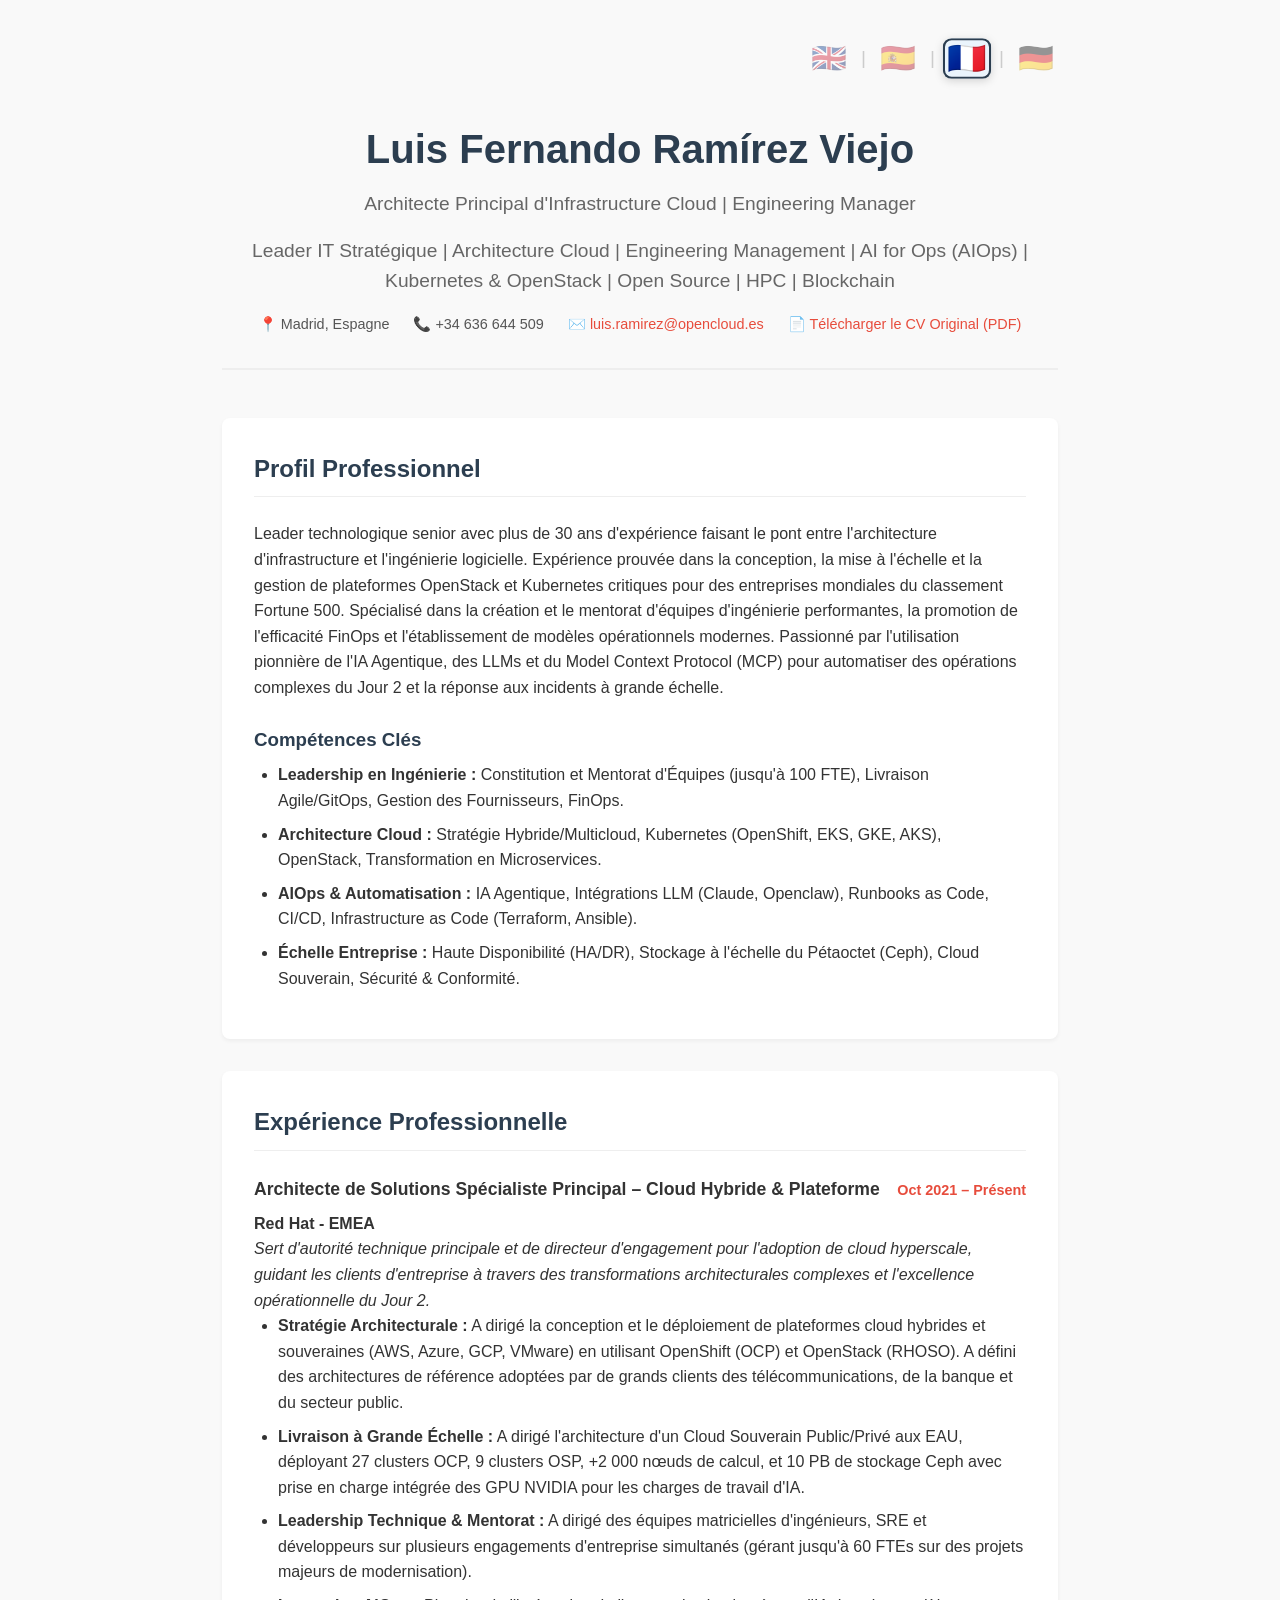
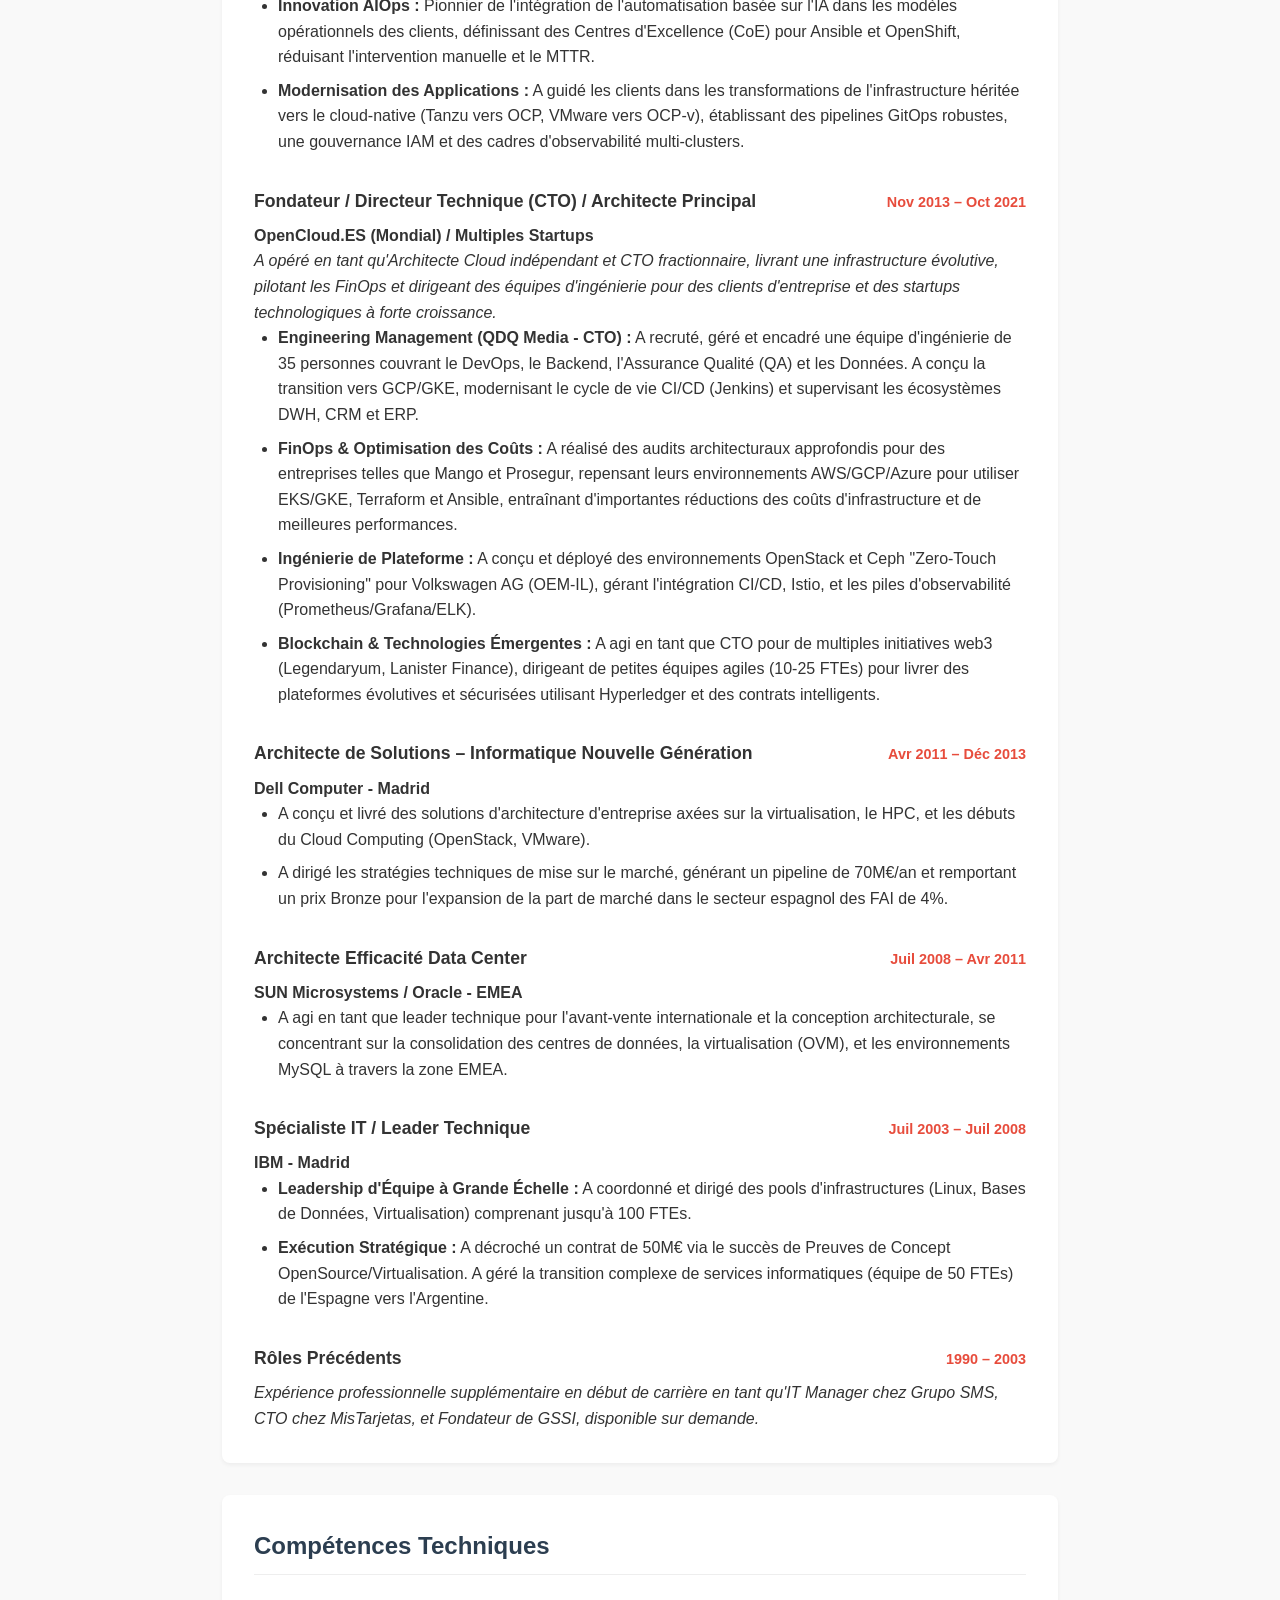
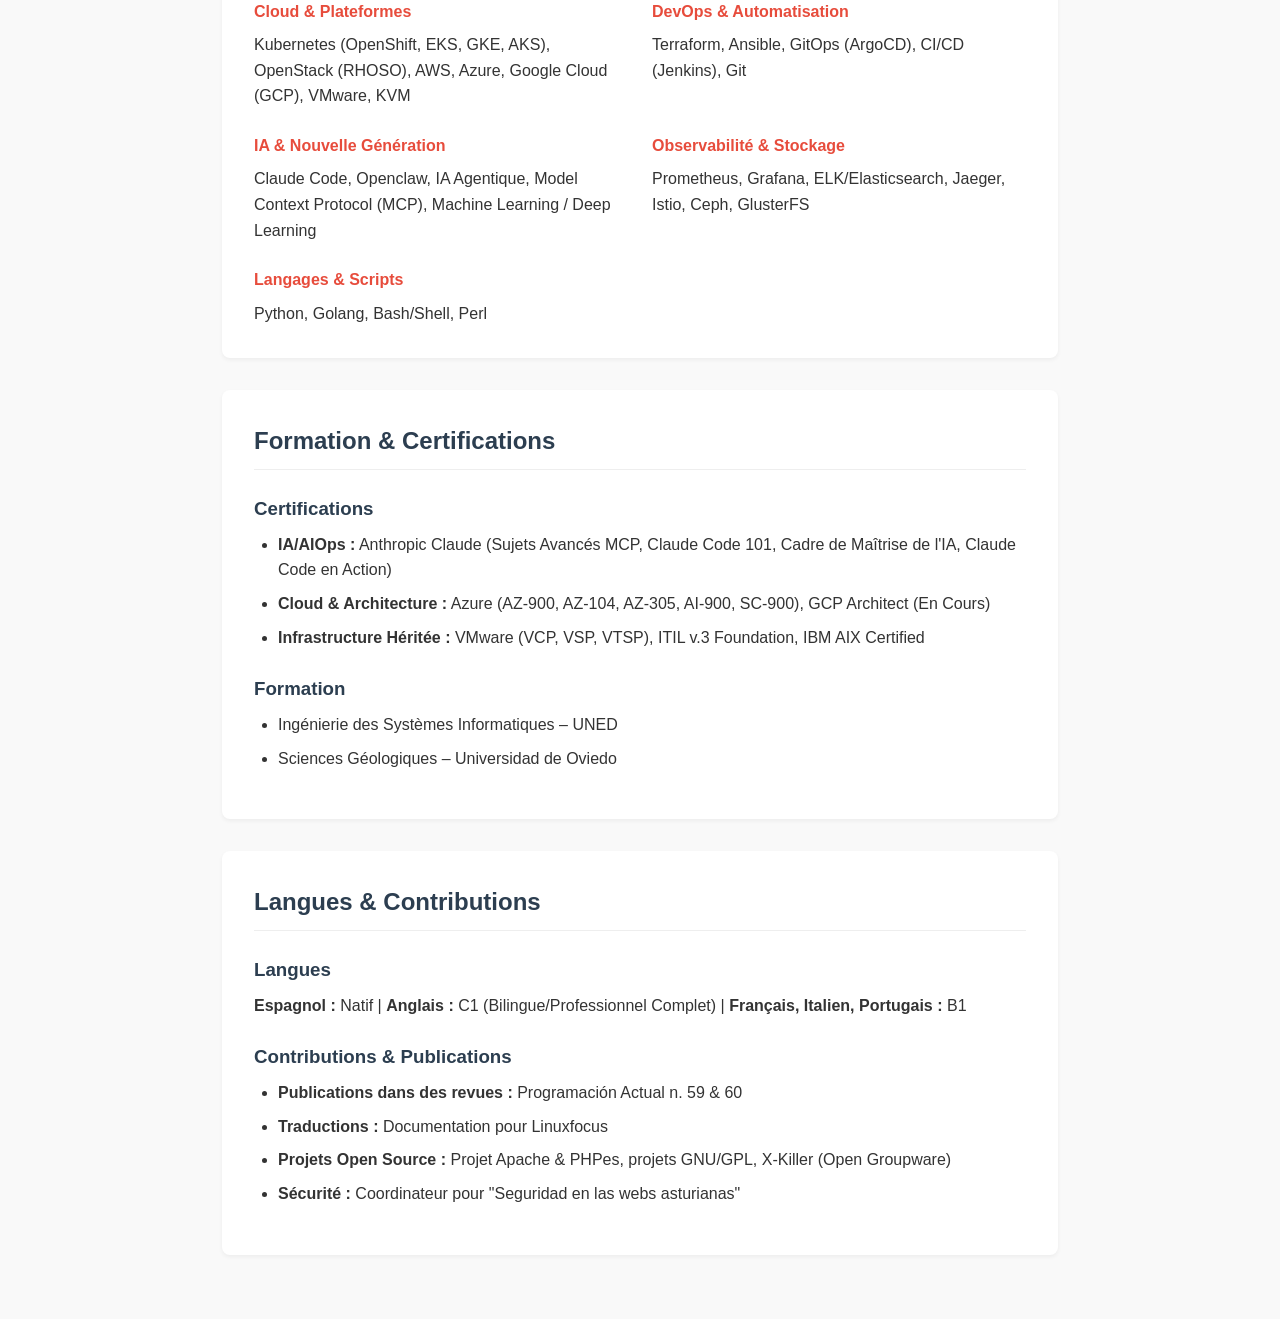
<file: index-fr.html>
<!DOCTYPE html>
<html lang="fr">
<head>
    <meta charset="UTF-8">
    <meta name="viewport" content="width=device-width, initial-scale=1.0">
    <title>Luis Fernando Ramírez Viejo - Architecte Principal d'Infrastructure Cloud | Engineering Manager</title>
    <link rel="stylesheet" href="style.css">
</head>
<body>
    <div class="container">
        <header>
            <div class="top-bar">
            <div class="lang-flags">
                <a href="index.html" class="">🇬🇧</a>
                <span class="flag-separator">|</span>
                <a href="index-es.html" class="">🇪🇸</a>
                <span class="flag-separator">|</span>
                <a href="index-fr.html" class="active">🇫🇷</a>
                <span class="flag-separator">|</span>
                <a href="index-de.html" class="">🇩🇪</a>
            </div>
        </div>
            <h1>Luis Fernando Ramírez Viejo</h1>
            <h2>Architecte Principal d'Infrastructure Cloud | Engineering Manager</h2>
            <h2>Leader IT Stratégique | Architecture Cloud | Engineering Management | AI for Ops (AIOps) | Kubernetes & OpenStack | Open Source | HPC | Blockchain</h2>
            <div class="contact-info">
                <span>📍 Madrid, Espagne</span>
                <span>📞 +34 636 644 509</span>
                <span>✉️ <a href="mailto:luis.ramirez@opencloud.es">luis.ramirez@opencloud.es</a></span>
                <span>📄 <a href="CVE-LRamirez-FY26-0.4-RH.pdf" target="_blank">Télécharger le CV Original (PDF)</a></span>
            </div>
        </header>

        <section id="profile">
            <h2>Profil Professionnel</h2>
            <p>Leader technologique senior avec plus de 30 ans d'expérience faisant le pont entre l'architecture d'infrastructure et l'ingénierie logicielle. Expérience prouvée dans la conception, la mise à l'échelle et la gestion de plateformes OpenStack et Kubernetes critiques pour des entreprises mondiales du classement Fortune 500. Spécialisé dans la création et le mentorat d'équipes d'ingénierie performantes, la promotion de l'efficacité FinOps et l'établissement de modèles opérationnels modernes. Passionné par l'utilisation pionnière de l'IA Agentique, des LLMs et du Model Context Protocol (MCP) pour automatiser des opérations complexes du Jour 2 et la réponse aux incidents à grande échelle.</p>
            
            <h3>Compétences Clés</h3>
            <ul>
                <li><strong>Leadership en Ingénierie :</strong> Constitution et Mentorat d'Équipes (jusqu'à 100 FTE), Livraison Agile/GitOps, Gestion des Fournisseurs, FinOps.</li>
                <li><strong>Architecture Cloud :</strong> Stratégie Hybride/Multicloud, Kubernetes (OpenShift, EKS, GKE, AKS), OpenStack, Transformation en Microservices.</li>
                <li><strong>AIOps & Automatisation :</strong> IA Agentique, Intégrations LLM (Claude, Openclaw), Runbooks as Code, CI/CD, Infrastructure as Code (Terraform, Ansible).</li>
                <li><strong>Échelle Entreprise :</strong> Haute Disponibilité (HA/DR), Stockage à l'échelle du Pétaoctet (Ceph), Cloud Souverain, Sécurité & Conformité.</li>
            </ul>
        </section>

        <section id="experience">
            <h2>Expérience Professionnelle</h2>
            
            <div class="timeline-item">
                <div class="timeline-header">
                    <h4>Architecte de Solutions Spécialiste Principal – Cloud Hybride & Plateforme</h4>
                    <span class="timeline-date">Oct 2021 – Présent</span>
                </div>
                <p><strong>Red Hat - EMEA</strong></p>
                <p><em>Sert d'autorité technique principale et de directeur d'engagement pour l'adoption de cloud hyperscale, guidant les clients d'entreprise à travers des transformations architecturales complexes et l'excellence opérationnelle du Jour 2.</em></p>
                <ul>
                    <li><strong>Stratégie Architecturale :</strong> A dirigé la conception et le déploiement de plateformes cloud hybrides et souveraines (AWS, Azure, GCP, VMware) en utilisant OpenShift (OCP) et OpenStack (RHOSO). A défini des architectures de référence adoptées par de grands clients des télécommunications, de la banque et du secteur public.</li>
                    <li><strong>Livraison à Grande Échelle :</strong> A dirigé l'architecture d'un Cloud Souverain Public/Privé aux EAU, déployant 27 clusters OCP, 9 clusters OSP, +2 000 nœuds de calcul, et 10 PB de stockage Ceph avec prise en charge intégrée des GPU NVIDIA pour les charges de travail d'IA.</li>
                    <li><strong>Leadership Technique & Mentorat :</strong> A dirigé des équipes matricielles d'ingénieurs, SRE et développeurs sur plusieurs engagements d'entreprise simultanés (gérant jusqu'à 60 FTEs sur des projets majeurs de modernisation).</li>
                    <li><strong>Innovation AIOps :</strong> Pionnier de l'intégration de l'automatisation basée sur l'IA dans les modèles opérationnels des clients, définissant des Centres d'Excellence (CoE) pour Ansible et OpenShift, réduisant l'intervention manuelle et le MTTR.</li>
                    <li><strong>Modernisation des Applications :</strong> A guidé les clients dans les transformations de l'infrastructure héritée vers le cloud-native (Tanzu vers OCP, VMware vers OCP-v), établissant des pipelines GitOps robustes, une gouvernance IAM et des cadres d'observabilité multi-clusters.</li>
                </ul>
            </div>

            <div class="timeline-item">
                <div class="timeline-header">
                    <h4>Fondateur / Directeur Technique (CTO) / Architecte Principal</h4>
                    <span class="timeline-date">Nov 2013 – Oct 2021</span>
                </div>
                <p><strong>OpenCloud.ES (Mondial) / Multiples Startups</strong></p>
                <p><em>A opéré en tant qu'Architecte Cloud indépendant et CTO fractionnaire, livrant une infrastructure évolutive, pilotant les FinOps et dirigeant des équipes d'ingénierie pour des clients d'entreprise et des startups technologiques à forte croissance.</em></p>
                <ul>
                    <li><strong>Engineering Management (QDQ Media - CTO) :</strong> A recruté, géré et encadré une équipe d'ingénierie de 35 personnes couvrant le DevOps, le Backend, l'Assurance Qualité (QA) et les Données. A conçu la transition vers GCP/GKE, modernisant le cycle de vie CI/CD (Jenkins) et supervisant les écosystèmes DWH, CRM et ERP.</li>
                    <li><strong>FinOps & Optimisation des Coûts :</strong> A réalisé des audits architecturaux approfondis pour des entreprises telles que Mango et Prosegur, repensant leurs environnements AWS/GCP/Azure pour utiliser EKS/GKE, Terraform et Ansible, entraînant d'importantes réductions des coûts d'infrastructure et de meilleures performances.</li>
                    <li><strong>Ingénierie de Plateforme :</strong> A conçu et déployé des environnements OpenStack et Ceph "Zero-Touch Provisioning" pour Volkswagen AG (OEM-IL), gérant l'intégration CI/CD, Istio, et les piles d'observabilité (Prometheus/Grafana/ELK).</li>
                    <li><strong>Blockchain & Technologies Émergentes :</strong> A agi en tant que CTO pour de multiples initiatives web3 (Legendaryum, Lanister Finance), dirigeant de petites équipes agiles (10-25 FTEs) pour livrer des plateformes évolutives et sécurisées utilisant Hyperledger et des contrats intelligents.</li>
                </ul>
            </div>

            <div class="timeline-item">
                <div class="timeline-header">
                    <h4>Architecte de Solutions – Informatique Nouvelle Génération</h4>
                    <span class="timeline-date">Avr 2011 – Déc 2013</span>
                </div>
                <p><strong>Dell Computer - Madrid</strong></p>
                <ul>
                    <li>A conçu et livré des solutions d'architecture d'entreprise axées sur la virtualisation, le HPC, et les débuts du Cloud Computing (OpenStack, VMware).</li>
                    <li>A dirigé les stratégies techniques de mise sur le marché, générant un pipeline de 70M€/an et remportant un prix Bronze pour l'expansion de la part de marché dans le secteur espagnol des FAI de 4%.</li>
                </ul>
            </div>

            <div class="timeline-item">
                <div class="timeline-header">
                    <h4>Architecte Efficacité Data Center</h4>
                    <span class="timeline-date">Juil 2008 – Avr 2011</span>
                </div>
                <p><strong>SUN Microsystems / Oracle - EMEA</strong></p>
                <ul>
                    <li>A agi en tant que leader technique pour l'avant-vente internationale et la conception architecturale, se concentrant sur la consolidation des centres de données, la virtualisation (OVM), et les environnements MySQL à travers la zone EMEA.</li>
                </ul>
            </div>

            <div class="timeline-item">
                <div class="timeline-header">
                    <h4>Spécialiste IT / Leader Technique</h4>
                    <span class="timeline-date">Juil 2003 – Juil 2008</span>
                </div>
                <p><strong>IBM - Madrid</strong></p>
                <ul>
                    <li><strong>Leadership d'Équipe à Grande Échelle :</strong> A coordonné et dirigé des pools d'infrastructures (Linux, Bases de Données, Virtualisation) comprenant jusqu'à 100 FTEs.</li>
                    <li><strong>Exécution Stratégique :</strong> A décroché un contrat de 50M€ via le succès de Preuves de Concept OpenSource/Virtualisation. A géré la transition complexe de services informatiques (équipe de 50 FTEs) de l'Espagne vers l'Argentine.</li>
                </ul>
            </div>
            
            <div class="timeline-item">
                <div class="timeline-header">
                    <h4>Rôles Précédents</h4>
                    <span class="timeline-date">1990 – 2003</span>
                </div>
                <p><em>Expérience professionnelle supplémentaire en début de carrière en tant qu'IT Manager chez Grupo SMS, CTO chez MisTarjetas, et Fondateur de GSSI, disponible sur demande.</em></p>
            </div>
        </section>

        <section id="technologies">
            <h2>Compétences Techniques</h2>
            <div class="skills-grid">
                <div class="skill-category">
                    <h4>Cloud & Plateformes</h4>
                    <p>Kubernetes (OpenShift, EKS, GKE, AKS), OpenStack (RHOSO), AWS, Azure, Google Cloud (GCP), VMware, KVM</p>
                </div>
                <div class="skill-category">
                    <h4>DevOps & Automatisation</h4>
                    <p>Terraform, Ansible, GitOps (ArgoCD), CI/CD (Jenkins), Git</p>
                </div>
                <div class="skill-category">
                    <h4>IA & Nouvelle Génération</h4>
                    <p>Claude Code, Openclaw, IA Agentique, Model Context Protocol (MCP), Machine Learning / Deep Learning</p>
                </div>
                <div class="skill-category">
                    <h4>Observabilité & Stockage</h4>
                    <p>Prometheus, Grafana, ELK/Elasticsearch, Jaeger, Istio, Ceph, GlusterFS</p>
                </div>
                <div class="skill-category">
                    <h4>Langages & Scripts</h4>
                    <p>Python, Golang, Bash/Shell, Perl</p>
                </div>
            </div>
        </section>

        <section id="education">
            <h2>Formation & Certifications</h2>
            <h3>Certifications</h3>
            <ul>
                <li><strong>IA/AIOps :</strong> Anthropic Claude (Sujets Avancés MCP, Claude Code 101, Cadre de Maîtrise de l'IA, Claude Code en Action)</li>
                <li><strong>Cloud & Architecture :</strong> Azure (AZ-900, AZ-104, AZ-305, AI-900, SC-900), GCP Architect (En Cours)</li>
                <li><strong>Infrastructure Héritée :</strong> VMware (VCP, VSP, VTSP), ITIL v.3 Foundation, IBM AIX Certified</li>
            </ul>
            
            <h3>Formation</h3>
            <ul>
                <li>Ingénierie des Systèmes Informatiques – UNED</li>
                <li>Sciences Géologiques – Universidad de Oviedo</li>
            </ul>
        </section>
        
        <section id="other">
            <h2>Langues & Contributions</h2>
            <h3>Langues</h3>
            <p><strong>Espagnol :</strong> Natif | <strong>Anglais :</strong> C1 (Bilingue/Professionnel Complet) | <strong>Français, Italien, Portugais :</strong> B1</p>
            
            <h3>Contributions & Publications</h3>
            <ul>
                <li><strong>Publications dans des revues :</strong> Programación Actual n. 59 & 60</li>
                <li><strong>Traductions :</strong> Documentation pour Linuxfocus</li>
                <li><strong>Projets Open Source :</strong> Projet Apache & PHPes, projets GNU/GPL, X-Killer (Open Groupware)</li>
                <li><strong>Sécurité :</strong> Coordinateur pour "Seguridad en las webs asturianas"</li>
            </ul>
        </section>
    </div>
</body>
</html>
</file>
<file: style.css>
:root {
    --primary-color: #2c3e50;
    --secondary-color: #e74c3c;
    --text-color: #333;
    --bg-color: #f9f9f9;
    --card-bg: #fff;
    --border-color: #eee;
}

* {
    box-sizing: border-box;
    margin: 0;
    padding: 0;
}

body {
    font-family: -apple-system, BlinkMacSystemFont, "Segoe UI", Roboto, Helvetica, Arial, sans-serif;
    line-height: 1.6;
    color: var(--text-color);
    background-color: var(--bg-color);
}

.container {
    max-width: 900px;
    margin: 0 auto;
    padding: 2rem;
}

header {
    text-align: center;
    margin-bottom: 3rem;
    padding-bottom: 2rem;
    border-bottom: 2px solid var(--border-color);
}

header h1 {
    font-size: 2.5rem;
    color: var(--primary-color);
    margin-bottom: 0.5rem;
}

header h2 {
    font-size: 1.2rem;
    color: #666;
    font-weight: 400;
    margin-bottom: 1rem;
}

.contact-info {
    display: flex;
    justify-content: center;
    gap: 1.5rem;
    flex-wrap: wrap;
    font-size: 0.9rem;
    color: #555;
}

.contact-info a {
    color: var(--secondary-color);
    text-decoration: none;
}

.contact-info a:hover {
    text-decoration: underline;
}

section {
    background: var(--card-bg);
    padding: 2rem;
    margin-bottom: 2rem;
    border-radius: 8px;
    box-shadow: 0 2px 4px rgba(0,0,0,0.05);
}

section h2 {
    color: var(--primary-color);
    margin-bottom: 1.5rem;
    font-size: 1.5rem;
    border-bottom: 1px solid var(--border-color);
    padding-bottom: 0.5rem;
}

h3 {
    color: var(--primary-color);
    margin: 1.5rem 0 0.5rem 0;
}

.timeline-item {
    margin-bottom: 2rem;
}

.timeline-item:last-child {
    margin-bottom: 0;
}

.timeline-header {
    display: flex;
    justify-content: space-between;
    align-items: baseline;
    margin-bottom: 0.5rem;
}

.timeline-header h4 {
    font-size: 1.1rem;
    color: var(--text-color);
}

.timeline-date {
    font-size: 0.9rem;
    color: var(--secondary-color);
    font-weight: 600;
}

ul {
    padding-left: 1.5rem;
    margin-bottom: 1rem;
}

li {
    margin-bottom: 0.5rem;
}

.skills-grid {
    display: grid;
    grid-template-columns: repeat(auto-fill, minmax(250px, 1fr));
    gap: 1.5rem;
}

.skill-category h4 {
    margin-bottom: 0.5rem;
    color: var(--secondary-color);
}

@media (max-width: 600px) {
    .container {
        padding: 1rem;
    }
    
    .timeline-header {
        flex-direction: column;
    }
    
    .timeline-date {
        margin-top: 0.2rem;
    }
}

.top-bar {
    display: flex;
    justify-content: flex-end;
    align-items: center;
    margin-bottom: 2rem;
    padding: 0.5rem 0;
}

.lang-flags {
    display: flex;
    gap: 10px;
    align-items: center;
}

.flag-separator {
    color: #ccc;
    font-size: 1.2rem;
    user-select: none;
    display: flex;
    align-items: center;
}

.lang-flags a, .lang-flags button {
    text-decoration: none;
    font-size: 1.8rem;
    opacity: 0.4;
    transition: all 0.2s ease;
    cursor: pointer;
    background: none;
    border: none;
    padding: 4px;
    line-height: 1;
    border-radius: 8px;
}

.lang-flags a:hover, .lang-flags button:hover {
    transform: scale(1.1);
    opacity: 0.8;
    background: #f0f0f0;
}

.lang-flags a.active, .lang-flags button.active {
    opacity: 1;
    transform: scale(1.1);
    background: #eaf4fc;
    box-shadow: inset 0 0 0 2px var(--primary-color);
    filter: drop-shadow(0px 2px 4px rgba(0,0,0,0.15));
}
</file>
